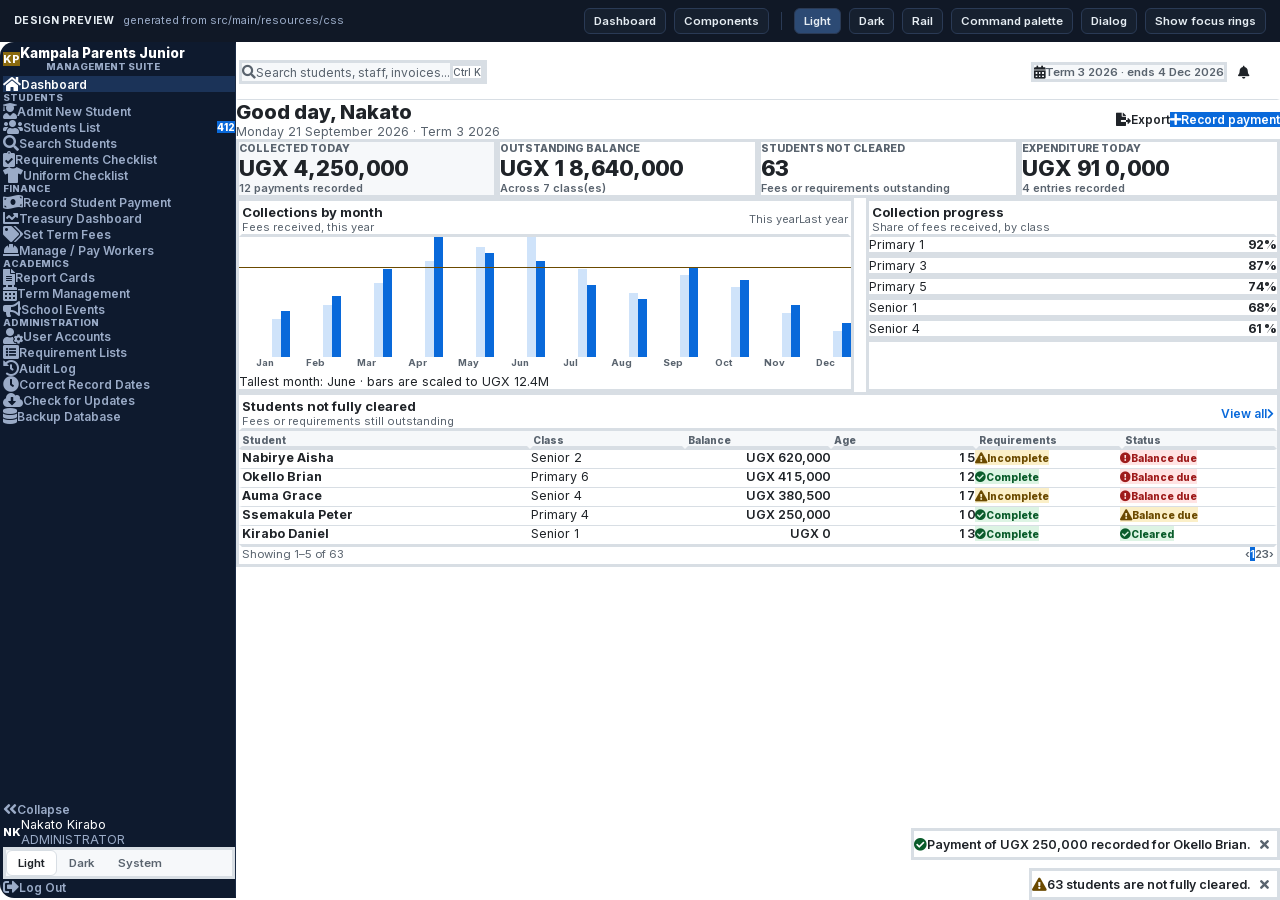
<file: tools/design-preview/index.html>
<!DOCTYPE html>
<html lang="en">
<head>
<meta charset="utf-8">
<title>Design preview - dashboard</title>
<link rel="stylesheet" href="preview.css">
<link rel="stylesheet" href="harness.css">
</head>
<!--
  The dashboard, rebuilt node for node from the JavaFX screen, styled entirely by
  preview.css - which is TRANSLATED from the application's own stylesheets by
  tools/design-preview/build_preview.py. Nothing here restates the design.

  Controls at the top of the page switch theme and rail state; the same states
  are reachable with ?theme=dark&rail=collapsed so each one can be linked to.
-->
<body class="vbox" data-theme="light" data-rail="expanded" data-overlay="none">

<div class="harness-bar hbox">
  <span class="harness-title">Design preview</span>
  <span class="harness-note">generated from src/main/resources/css</span>
  <span class="spacer"></span>
  <a class="harness-link" href="index.html">Dashboard</a>
  <a class="harness-link" href="components.html">Components</a>
  <span class="harness-sep"></span>
  <button class="harness-btn" data-act="theme:light">Light</button>
  <button class="harness-btn" data-act="theme:dark">Dark</button>
  <button class="harness-btn" data-act="rail">Rail</button>
  <button class="harness-btn" data-act="overlay:palette">Command palette</button>
  <button class="harness-btn" data-act="overlay:dialog">Dialog</button>
  <button class="harness-btn" data-act="focus">Show focus rings</button>
</div>

<div class="screen">
  <div class="app-frame hbox">

    <!-- ================= rail ================= -->
    <nav class="rail vbox">
      <div class="rail-brand hbox">
        <div class="rail-tile stack"><span class="rail-tile-text label">KP</span></div>
        <div class="rail-brand-text vbox">
          <span class="rail-wordmark label">Kampala Parents Junior</span>
          <span class="rail-subtitle label">MANAGEMENT SUITE</span>
        </div>
      </div>

      <div class="rail-nav-scroll grow">
        <div class="rail-nav vbox">
          <div class="rail-section vbox">
            <button class="rail-item rail-item-active hbox">
              <span class="rail-item-bar"></span>
              <span class="rail-item-icon stack"><span class="icon">&#xf015;</span></span>
              <span class="rail-item-label label">Dashboard</span>
              <span class="spacer"></span>
            </button>
          </div>

          <div class="rail-section vbox">
            <span class="rail-section-label label">STUDENTS</span>
            <button class="rail-item hbox">
              <span class="rail-item-spacer"></span>
              <span class="rail-item-icon stack"><span class="icon">&#xf501;</span></span>
              <span class="rail-item-label label">Admit New Student</span>
              <span class="spacer"></span>
            </button>
            <button class="rail-item hbox">
              <span class="rail-item-spacer"></span>
              <span class="rail-item-icon stack"><span class="icon">&#xf0c0;</span></span>
              <span class="rail-item-label label">Students List</span>
              <span class="spacer"></span>
              <span class="rail-count label">412</span>
            </button>
            <button class="rail-item hbox">
              <span class="rail-item-spacer"></span>
              <span class="rail-item-icon stack"><span class="icon">&#xf002;</span></span>
              <span class="rail-item-label label">Search Students</span>
              <span class="spacer"></span>
            </button>
            <button class="rail-item hbox">
              <span class="rail-item-spacer"></span>
              <span class="rail-item-icon stack"><span class="icon">&#xf46c;</span></span>
              <span class="rail-item-label label">Requirements Checklist</span>
              <span class="spacer"></span>
            </button>
            <button class="rail-item hbox">
              <span class="rail-item-spacer"></span>
              <span class="rail-item-icon stack"><span class="icon">&#xf553;</span></span>
              <span class="rail-item-label label">Uniform Checklist</span>
              <span class="spacer"></span>
            </button>
          </div>

          <div class="rail-section vbox">
            <span class="rail-section-label label">FINANCE</span>
            <button class="rail-item hbox">
              <span class="rail-item-spacer"></span>
              <span class="rail-item-icon stack"><span class="icon">&#xf53a;</span></span>
              <span class="rail-item-label label">Record Student Payment</span>
              <span class="spacer"></span>
            </button>
            <button class="rail-item hbox">
              <span class="rail-item-spacer"></span>
              <span class="rail-item-icon stack"><span class="icon">&#xf201;</span></span>
              <span class="rail-item-label label">Treasury Dashboard</span>
              <span class="spacer"></span>
            </button>
            <button class="rail-item hbox">
              <span class="rail-item-spacer"></span>
              <span class="rail-item-icon stack"><span class="icon">&#xf02c;</span></span>
              <span class="rail-item-label label">Set Term Fees</span>
              <span class="spacer"></span>
            </button>
            <button class="rail-item hbox">
              <span class="rail-item-spacer"></span>
              <span class="rail-item-icon stack"><span class="icon">&#xf807;</span></span>
              <span class="rail-item-label label">Manage / Pay Workers</span>
              <span class="spacer"></span>
            </button>
          </div>

          <div class="rail-section vbox">
            <span class="rail-section-label label">ACADEMICS</span>
            <button class="rail-item hbox">
              <span class="rail-item-spacer"></span>
              <span class="rail-item-icon stack"><span class="icon">&#xf15c;</span></span>
              <span class="rail-item-label label">Report Cards</span>
              <span class="spacer"></span>
            </button>
            <button class="rail-item hbox">
              <span class="rail-item-spacer"></span>
              <span class="rail-item-icon stack"><span class="icon">&#xf073;</span></span>
              <span class="rail-item-label label">Term Management</span>
              <span class="spacer"></span>
            </button>
            <button class="rail-item hbox">
              <span class="rail-item-spacer"></span>
              <span class="rail-item-icon stack"><span class="icon">&#xf0a1;</span></span>
              <span class="rail-item-label label">School Events</span>
              <span class="spacer"></span>
            </button>
          </div>

          <div class="rail-section vbox">
            <span class="rail-section-label label">ADMINISTRATION</span>
            <button class="rail-item hbox">
              <span class="rail-item-spacer"></span>
              <span class="rail-item-icon stack"><span class="icon">&#xf4fe;</span></span>
              <span class="rail-item-label label">User Accounts</span>
              <span class="spacer"></span>
            </button>
            <button class="rail-item hbox">
              <span class="rail-item-spacer"></span>
              <span class="rail-item-icon stack"><span class="icon">&#xf022;</span></span>
              <span class="rail-item-label label">Requirement Lists</span>
              <span class="spacer"></span>
            </button>
            <button class="rail-item hbox">
              <span class="rail-item-spacer"></span>
              <span class="rail-item-icon stack"><span class="icon">&#xf1da;</span></span>
              <span class="rail-item-label label">Audit Log</span>
              <span class="spacer"></span>
            </button>
            <button class="rail-item hbox">
              <span class="rail-item-spacer"></span>
              <span class="rail-item-icon stack"><span class="icon">&#xf017;</span></span>
              <span class="rail-item-label label">Correct Record Dates</span>
              <span class="spacer"></span>
            </button>
            <button class="rail-item hbox">
              <span class="rail-item-spacer"></span>
              <span class="rail-item-icon stack"><span class="icon">&#xf381;</span></span>
              <span class="rail-item-label label">Check for Updates</span>
              <span class="spacer"></span>
            </button>
            <button class="rail-item hbox">
              <span class="rail-item-spacer"></span>
              <span class="rail-item-icon stack"><span class="icon">&#xf1c0;</span></span>
              <span class="rail-item-label label">Backup Database</span>
              <span class="spacer"></span>
            </button>
          </div>
        </div>
      </div>

      <div class="rail-footer vbox">
        <button class="rail-collapse-button hbox" data-act="rail">
          <span class="rail-item-spacer"></span>
          <span class="rail-item-icon stack"><span class="icon" data-icon-expanded="&#xf100;" data-icon-collapsed="&#xf101;">&#xf100;</span></span>
          <span class="rail-item-label label" data-text-expanded="Collapse" data-text-collapsed="Expand">Collapse</span>
        </button>
        <div class="rail-divider"></div>
        <div class="rail-user hbox">
          <div class="avatar stack"><span class="avatar-text label">NK</span></div>
          <div class="vbox">
            <span class="rail-user-name label">Nakato Kirabo</span>
            <span class="rail-user-role label">ADMINISTRATOR</span>
          </div>
        </div>
        <div class="segmented hbox rail-theme-segmented">
          <button class="segmented-item label" data-act="theme:light">Light</button>
          <button class="segmented-item label is-selected" data-act="theme:dark">Dark</button>
          <button class="segmented-item label" data-act="theme:system">System</button>
        </div>
        <button class="rail-collapse-button hbox rail-theme-cycle">
          <span class="rail-item-spacer"></span>
          <span class="rail-item-icon stack"><span class="icon">&#xf186;</span></span>
          <span class="rail-item-label label">Theme: Dark</span>
        </button>
        <button class="rail-item hbox">
          <span class="rail-item-spacer"></span>
          <span class="rail-item-icon stack"><span class="icon">&#xf2f5;</span></span>
          <span class="rail-item-label label">Log Out</span>
          <span class="spacer"></span>
        </button>
      </div>
    </nav>

    <!-- ================= main column ================= -->
    <div class="main vbox grow">

      <header class="topbar hbox">
        <div class="search-field hbox">
          <span class="search-icon stack"><span class="icon">&#xf002;</span></span>
          <span class="text-field search-placeholder-size label">Search students, staff, invoices...</span>
          <span class="kbd-hint stack"><span class="kbd-hint-text label">Ctrl K</span></span>
        </div>
        <span class="spacer"></span>
        <div class="topbar-right hbox">
          <div class="term-pill hbox">
            <span class="stack"><span class="icon">&#xf073;</span></span>
            <span class="term-pill-text label">Term 3 2026 &middot; ends 4 Dec 2026</span>
          </div>
          <div class="notif-holder stack">
            <button class="icon-button notif-button stack"><span class="icon">&#xf0f3;</span></button>
            <span class="notif-dot"></span>
          </div>
          <div class="avatar stack"><span class="avatar-text label">NK</span></div>
        </div>
      </header>

      <div class="content-scroll grow">
        <div class="content-region vbox">

          <!-- page header -->
          <div class="page-header hbox">
            <div class="vbox">
              <span class="page-title label">Good day, Nakato</span>
              <span class="page-subtitle label">Monday 21 September 2026 &middot; Term 3 2026</span>
            </div>
            <span class="spacer"></span>
            <div class="page-header-actions hbox">
              <button class="btn btn-secondary hbox"><span class="icon">&#xf56e;</span><span class="label">Export</span></button>
              <button class="btn btn-primary hbox"><span class="icon">&#xf067;</span><span class="label">Record payment</span></button>
            </div>
          </div>

          <!-- KPI cards -->
          <div class="kpi-grid">
            <div class="kpi-card kpi-card-emphasis vbox">
              <span class="kpi-label label">COLLECTED TODAY</span>
              <span class="kpi-value label">UGX 4,250,000</span>
              <div class="hbox"><span class="kpi-delta kpi-delta-flat label">12 payments recorded</span></div>
            </div>
            <div class="kpi-card vbox">
              <span class="kpi-label label">OUTSTANDING BALANCE</span>
              <span class="kpi-value label">UGX 18,640,000</span>
              <div class="hbox"><span class="kpi-delta kpi-delta-flat label">Across 7 class(es)</span></div>
            </div>
            <div class="kpi-card vbox">
              <span class="kpi-label label">STUDENTS NOT CLEARED</span>
              <span class="kpi-value label">63</span>
              <div class="hbox"><span class="kpi-delta kpi-delta-flat label">Fees or requirements outstanding</span></div>
            </div>
            <div class="kpi-card vbox">
              <span class="kpi-label label">EXPENDITURE TODAY</span>
              <span class="kpi-value label">UGX 910,000</span>
              <div class="hbox"><span class="kpi-delta kpi-delta-flat label">4 entries recorded</span></div>
            </div>
          </div>

          <!-- chart beside progress -->
          <div class="panel-row hbox">
            <div class="chart-card vbox grow">
              <div class="card-header-box hbox">
                <div class="card-header-titles vbox">
                  <span class="card-title label">Collections by month</span>
                  <span class="card-subtitle label">Fees received, this year</span>
                </div>
                <span class="spacer"></span>
                <div class="chart-legend hbox">
                  <div class="chart-legend-item hbox"><span class="chart-swatch chart-swatch-primary"></span><span class="chart-legend-label label">This year</span></div>
                  <div class="chart-legend-item hbox"><span class="chart-swatch chart-swatch-companion"></span><span class="chart-legend-label label">Last year</span></div>
                </div>
              </div>

              <div class="chart-body vbox">
                <div class="chart-plot hbox">
                  <div class="chart-column vbox"><div class="chart-bar-pair hbox"><div class="chart-bar chart-bar-alt" style="height:38px"></div><div class="chart-bar" style="height:46px"></div></div></div>
                  <div class="chart-column vbox"><div class="chart-bar-pair hbox"><div class="chart-bar chart-bar-alt" style="height:52px"></div><div class="chart-bar" style="height:61px"></div></div></div>
                  <div class="chart-column vbox"><div class="chart-bar-pair hbox"><div class="chart-bar chart-bar-alt" style="height:74px"></div><div class="chart-bar" style="height:88px"></div></div></div>
                  <div class="chart-column vbox"><div class="chart-bar-pair hbox"><div class="chart-bar chart-bar-alt" style="height:96px"></div><div class="chart-bar" style="height:120px"></div></div></div>
                  <div class="chart-column vbox"><div class="chart-bar-pair hbox"><div class="chart-bar chart-bar-alt" style="height:110px"></div><div class="chart-bar" style="height:104px"></div></div></div>
                  <div class="chart-column vbox"><div class="chart-bar-pair hbox"><div class="chart-bar chart-bar-alt" style="height:120px"></div><div class="chart-bar" style="height:96px"></div></div></div>
                  <div class="chart-column vbox"><div class="chart-bar-pair hbox"><div class="chart-bar chart-bar-alt" style="height:88px"></div><div class="chart-bar" style="height:72px"></div></div></div>
                  <div class="chart-column vbox"><div class="chart-bar-pair hbox"><div class="chart-bar chart-bar-alt" style="height:64px"></div><div class="chart-bar" style="height:58px"></div></div></div>
                  <div class="chart-column vbox"><div class="chart-bar-pair hbox"><div class="chart-bar chart-bar-alt" style="height:82px"></div><div class="chart-bar" style="height:90px"></div></div></div>
                  <div class="chart-column vbox"><div class="chart-bar-pair hbox"><div class="chart-bar chart-bar-alt" style="height:70px"></div><div class="chart-bar" style="height:77px"></div></div></div>
                  <div class="chart-column vbox"><div class="chart-bar-pair hbox"><div class="chart-bar chart-bar-alt" style="height:44px"></div><div class="chart-bar" style="height:52px"></div></div></div>
                  <div class="chart-column vbox"><div class="chart-bar-pair hbox"><div class="chart-bar chart-bar-alt" style="height:26px"></div><div class="chart-bar" style="height:34px"></div></div></div>
                  <div class="chart-target-line"></div>
                </div>
                <div class="chart-month-row hbox">
                  <div class="chart-month-cell stack"><span class="chart-month-label label">Jan</span></div>
                  <div class="chart-month-cell stack"><span class="chart-month-label label">Feb</span></div>
                  <div class="chart-month-cell stack"><span class="chart-month-label label">Mar</span></div>
                  <div class="chart-month-cell stack"><span class="chart-month-label label">Apr</span></div>
                  <div class="chart-month-cell stack"><span class="chart-month-label label">May</span></div>
                  <div class="chart-month-cell stack"><span class="chart-month-label label">Jun</span></div>
                  <div class="chart-month-cell stack"><span class="chart-month-label label">Jul</span></div>
                  <div class="chart-month-cell stack"><span class="chart-month-label label">Aug</span></div>
                  <div class="chart-month-cell stack"><span class="chart-month-label label">Sep</span></div>
                  <div class="chart-month-cell stack"><span class="chart-month-label label">Oct</span></div>
                  <div class="chart-month-cell stack"><span class="chart-month-label label">Nov</span></div>
                  <div class="chart-month-cell stack"><span class="chart-month-label label">Dec</span></div>
                </div>
                <span class="chart-caption label">Tallest month: June &middot; bars are scaled to UGX 12.4M</span>
              </div>
            </div>

            <div class="card card-gap-12 vbox grow">
              <div class="card-header-box hbox">
                <div class="card-header-titles vbox">
                  <span class="card-title label">Collection progress</span>
                  <span class="card-subtitle label">Share of fees received, by class</span>
                </div>
              </div>
              <div class="progress-rows vbox">
                <div class="progress-row vbox">
                  <div class="hbox"><span class="progress-label label grow">Primary 1</span><span class="progress-value-cell stack"><span class="progress-value label">92%</span></span></div>
                  <div class="progress-track"><div class="progress-fill" style="width:92%"></div></div>
                </div>
                <div class="progress-row vbox">
                  <div class="hbox"><span class="progress-label label grow">Primary 3</span><span class="progress-value-cell stack"><span class="progress-value label">87%</span></span></div>
                  <div class="progress-track"><div class="progress-fill" style="width:87%"></div></div>
                </div>
                <div class="progress-row vbox">
                  <div class="hbox"><span class="progress-label label grow">Primary 5</span><span class="progress-value-cell stack"><span class="progress-value label">74%</span></span></div>
                  <div class="progress-track"><div class="progress-fill" style="width:74%"></div></div>
                </div>
                <div class="progress-row vbox">
                  <div class="hbox"><span class="progress-label label grow">Senior 1</span><span class="progress-value-cell stack"><span class="progress-value label">68%</span></span></div>
                  <div class="progress-track"><div class="progress-fill" style="width:68%"></div></div>
                </div>
                <div class="progress-row vbox">
                  <div class="hbox"><span class="progress-label label grow">Senior 4</span><span class="progress-value-cell stack"><span class="progress-value label">61%</span></span></div>
                  <div class="progress-track"><div class="progress-fill" style="width:61%"></div></div>
                </div>
              </div>
            </div>
          </div>

          <!-- data table -->
          <div class="table-card card-flush vbox">
            <div class="card-header-box hbox">
              <div class="card-header-titles vbox">
                <span class="card-title label">Students not fully cleared</span>
                <span class="card-subtitle label">Fees or requirements still outstanding</span>
              </div>
              <span class="spacer"></span>
              <button class="btn btn-link hbox table-link"><span class="label">View all</span><span class="icon">&#xf054;</span></button>
            </div>

            <div class="column-header-background grid6">
              <div class="column-header hbox"><span class="table-column-title label">Student</span></div>
              <div class="column-header hbox"><span class="table-column-title label">Class</span></div>
              <div class="column-header column-numeric hbox"><span class="table-column-title label">Balance</span></div>
              <div class="column-header column-numeric hbox"><span class="table-column-title label">Age</span></div>
              <div class="column-header hbox"><span class="table-column-title label">Requirements</span></div>
              <div class="column-header hbox"><span class="table-column-title label">Status</span></div>
            </div>

            <div class="table-row-cell grid6">
              <div class="table-cell hbox"><span class="table-cell-text table-cell-name label">Nabirye Aisha</span></div>
              <div class="table-cell hbox"><span class="table-cell-text label">Senior 2</span></div>
              <div class="table-cell hbox align-right"><span class="table-cell-numeric money-value label">UGX 620,000</span></div>
              <div class="table-cell hbox align-right"><span class="table-cell-numeric label">15</span></div>
              <div class="table-cell hbox"><span class="badge badge-warning hbox"><span class="icon">&#xf071;</span><span class="label">Incomplete</span></span></div>
              <div class="table-cell hbox"><span class="badge badge-danger hbox"><span class="icon">&#xf06a;</span><span class="label">Balance due</span></span></div>
            </div>
            <div class="table-row-cell grid6">
              <div class="table-cell hbox"><span class="table-cell-text table-cell-name label">Okello Brian</span></div>
              <div class="table-cell hbox"><span class="table-cell-text label">Primary 6</span></div>
              <div class="table-cell hbox align-right"><span class="table-cell-numeric money-value label">UGX 415,000</span></div>
              <div class="table-cell hbox align-right"><span class="table-cell-numeric label">12</span></div>
              <div class="table-cell hbox"><span class="badge badge-success hbox"><span class="icon">&#xf058;</span><span class="label">Complete</span></span></div>
              <div class="table-cell hbox"><span class="badge badge-danger hbox"><span class="icon">&#xf06a;</span><span class="label">Balance due</span></span></div>
            </div>
            <div class="table-row-cell grid6">
              <div class="table-cell hbox"><span class="table-cell-text table-cell-name label">Auma Grace</span></div>
              <div class="table-cell hbox"><span class="table-cell-text label">Senior 4</span></div>
              <div class="table-cell hbox align-right"><span class="table-cell-numeric money-value label">UGX 380,500</span></div>
              <div class="table-cell hbox align-right"><span class="table-cell-numeric label">17</span></div>
              <div class="table-cell hbox"><span class="badge badge-warning hbox"><span class="icon">&#xf071;</span><span class="label">Incomplete</span></span></div>
              <div class="table-cell hbox"><span class="badge badge-danger hbox"><span class="icon">&#xf06a;</span><span class="label">Balance due</span></span></div>
            </div>
            <div class="table-row-cell grid6">
              <div class="table-cell hbox"><span class="table-cell-text table-cell-name label">Ssemakula Peter</span></div>
              <div class="table-cell hbox"><span class="table-cell-text label">Primary 4</span></div>
              <div class="table-cell hbox align-right"><span class="table-cell-numeric money-value label">UGX 250,000</span></div>
              <div class="table-cell hbox align-right"><span class="table-cell-numeric label">10</span></div>
              <div class="table-cell hbox"><span class="badge badge-success hbox"><span class="icon">&#xf058;</span><span class="label">Complete</span></span></div>
              <div class="table-cell hbox"><span class="badge badge-warning hbox"><span class="icon">&#xf071;</span><span class="label">Balance due</span></span></div>
            </div>
            <div class="table-row-cell grid6">
              <div class="table-cell hbox"><span class="table-cell-text table-cell-name label">Kirabo Daniel</span></div>
              <div class="table-cell hbox"><span class="table-cell-text label">Senior 1</span></div>
              <div class="table-cell hbox align-right"><span class="table-cell-numeric money-value label">UGX 0</span></div>
              <div class="table-cell hbox align-right"><span class="table-cell-numeric label">13</span></div>
              <div class="table-cell hbox"><span class="badge badge-success hbox"><span class="icon">&#xf058;</span><span class="label">Complete</span></span></div>
              <div class="table-cell hbox"><span class="badge badge-success hbox"><span class="icon">&#xf058;</span><span class="label">Cleared</span></span></div>
            </div>

            <div class="table-footer hbox">
              <span class="table-footer-text label">Showing 1&ndash;5 of 63</span>
              <span class="spacer"></span>
              <div class="pagination hbox">
                <button class="page-btn label" disabled>&#8249;</button>
                <button class="page-btn page-btn-active label">1</button>
                <button class="page-btn label">2</button>
                <button class="page-btn label">3</button>
                <button class="page-btn label">&#8250;</button>
              </div>
            </div>
          </div>

        </div>
      </div>
    </div>
  </div>
</div>

<!-- toasts, bottom right, over the frame -->
<div class="toast-layer vbox">
  <div class="toast toast-success hbox">
    <span class="toast-icon stack"><span class="icon">&#xf058;</span></span>
    <span class="toast-text label grow">Payment of UGX 250,000 recorded for Okello Brian.</span>
    <button class="icon-button btn-ghost stack"><span class="icon">&#xf00d;</span></button>
  </div>
  <div class="toast toast-warning hbox">
    <span class="toast-icon stack"><span class="icon">&#xf071;</span></span>
    <span class="toast-text label grow">63 students are not fully cleared.</span>
    <button class="icon-button btn-ghost stack"><span class="icon">&#xf00d;</span></button>
  </div>
</div>

<!-- command palette (hidden until asked for) -->
<div class="scrim stack overlay" data-overlay="palette">
  <div class="command-palette vbox">
    <div class="command-palette-field hbox">
      <span class="stack"><span class="icon">&#xf002;</span></span>
      <span class="text-field label grow">nab</span>
      <span class="kbd-hint stack"><span class="kbd-hint-text label">Esc</span></span>
    </div>
    <div class="command-palette-list vbox">
      <span class="command-section label">STUDENTS</span>
      <div class="command-item command-item-selected hbox">
        <span class="stack"><span class="icon">&#xf501;</span></span>
        <div class="vbox"><span class="command-item-title label">Nabirye Aisha</span><span class="command-item-path label">Student &middot; Senior 2 &middot; STU-0412</span></div>
      </div>
      <div class="command-item hbox">
        <span class="stack"><span class="icon">&#xf501;</span></span>
        <div class="vbox"><span class="command-item-title label">Nabukenya Sarah</span><span class="command-item-path label">Student &middot; Primary 5 &middot; STU-0288</span></div>
      </div>
      <span class="command-section label">GO TO</span>
      <div class="command-item hbox">
        <span class="stack"><span class="icon">&#xf0c0;</span></span>
        <div class="vbox"><span class="command-item-title label">Students List</span><span class="command-item-path label">Students</span></div>
      </div>
    </div>
  </div>
</div>

<!-- dialog -->
<div class="scrim stack overlay" data-overlay="dialog">
  <div class="dialog-pane vbox">
    <div class="header-panel"><span class="dialog-title label">Record a payment</span></div>
    <div class="content vbox">
      <span class="message-text label wrap">This will record UGX 250,000 against Okello Brian's balance for Term 3 2026.</span>
      <div class="field vbox">
        <span class="field-label label">Amount</span>
        <div class="text-field hbox"><span class="label">250,000</span></div>
        <span class="field-hint label">Receipt 1187 will be issued.</span>
      </div>
    </div>
    <div class="button-bar hbox"><span class="spacer"></span>
      <button class="btn btn-secondary hbox"><span class="label">Cancel</span></button>
      <button class="btn btn-primary hbox"><span class="label">Record payment</span></button>
    </div>
  </div>
</div>

<script src="preview.js"></script>
</body>
</html>
</file>
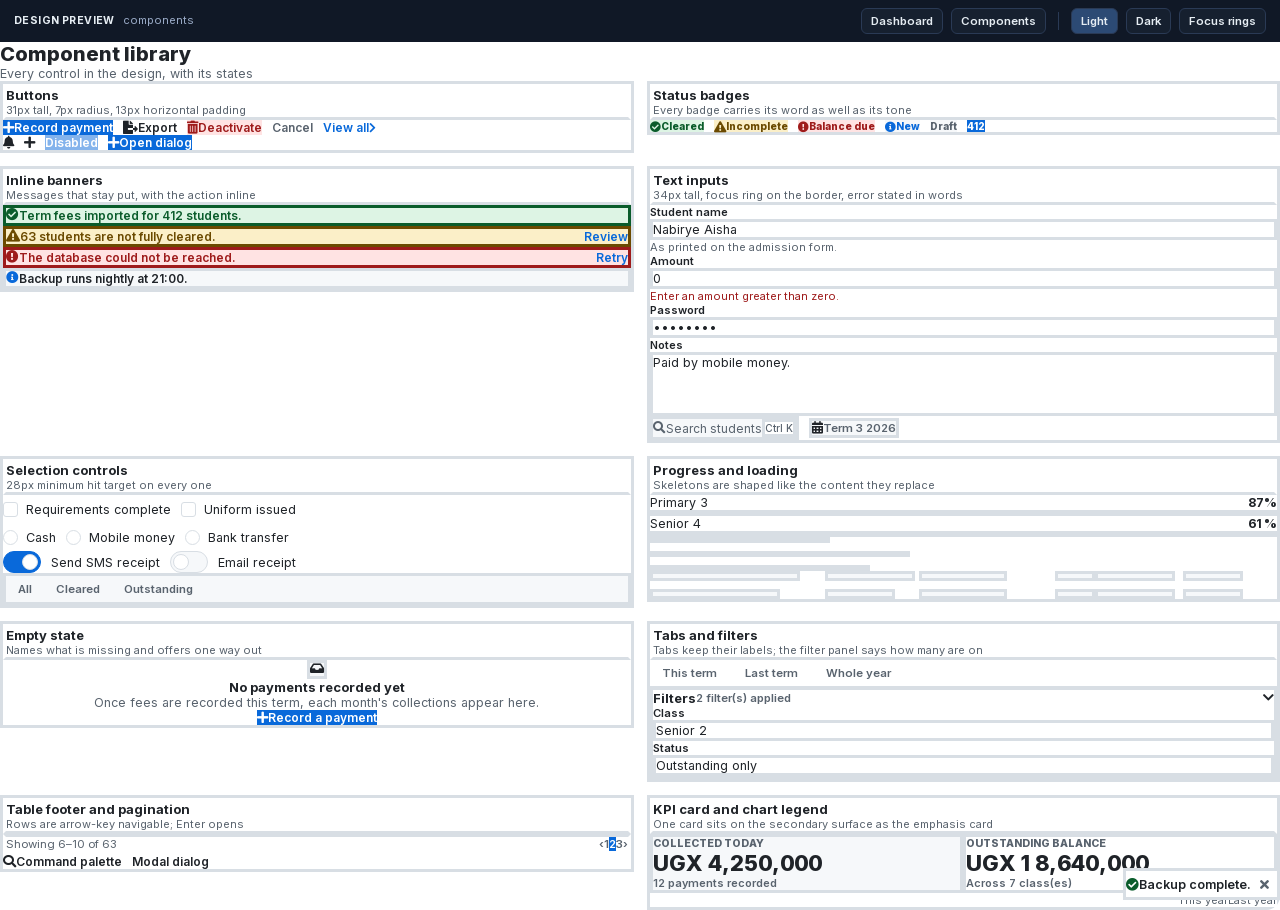
<file: tools/design-preview/components.html>
<!DOCTYPE html>
<html lang="en">
<head>
<meta charset="utf-8">
<title>Design preview - components</title>
<link rel="stylesheet" href="preview.css">
<link rel="stylesheet" href="harness.css">
</head>
<!--
  The component library, rendered from the same generated stylesheet as the
  dashboard. Every control the design specifies appears here with its states:
  default, hover (use the mouse), focus (Tab through), error, disabled.

  Two honest notes:
    * Combo boxes, date pickers, scrollbars and the tab well inherit their skin
      from the base theme (AtlantaFX), which is JavaFX CSS and is not reproduced
      in this preview. What IS reproduced here is their palette, because that
      comes from the token sheets the preview is generated from.
    * JavaFX pseudo-classes (:selected, :on) become classes (.is-selected, .is-on)
      in the harness, which is the only place this file differs from the sheets.
-->
<body class="vbox" data-theme="light" data-rail="expanded" data-overlay="none">

<div class="harness-bar hbox">
  <span class="harness-title">Design preview</span>
  <span class="harness-note">components</span>
  <span class="spacer"></span>
  <a class="harness-link" href="index.html">Dashboard</a>
  <a class="harness-link" href="components.html">Components</a>
  <span class="harness-sep"></span>
  <button class="harness-btn" data-act="theme:light">Light</button>
  <button class="harness-btn" data-act="theme:dark">Dark</button>
  <button class="harness-btn" data-act="focus">Focus rings</button>
</div>

<div class="screen">
  <div class="app-frame vbox">
    <div class="content-scroll grow">
      <div class="content-region vbox">

        <div class="page-header hbox">
          <div class="vbox">
            <span class="page-title label">Component library</span>
            <span class="page-subtitle label">Every control in the design, with its states</span>
          </div>
        </div>

        <div class="library-grid">

          <div class="card card-gap-12 vbox">
            <div class="card-header-box hbox">
              <div class="card-header-titles vbox">
                <span class="card-title label">Buttons</span>
                <span class="card-subtitle label">31px tall, 7px radius, 13px horizontal padding</span>
              </div>
            </div>
            <div class="hbox wrap-row">
              <button class="btn btn-primary hbox"><span class="icon">&#xf067;</span><span class="label">Record payment</span></button>
              <button class="btn btn-secondary hbox"><span class="icon">&#xf56e;</span><span class="label">Export</span></button>
              <button class="btn btn-danger hbox"><span class="icon">&#xf2ed;</span><span class="label">Deactivate</span></button>
              <button class="btn btn-ghost hbox"><span class="label">Cancel</span></button>
              <button class="btn btn-link hbox"><span class="label">View all</span><span class="icon">&#xf054;</span></button>
            </div>
            <div class="hbox wrap-row">
              <button class="icon-button stack"><span class="icon">&#xf0f3;</span></button>
              <button class="icon-button icon-button-lg stack"><span class="icon">&#xf067;</span></button>
              <button class="btn btn-primary hbox" disabled><span class="label">Disabled</span></button>
              <button class="btn btn-primary hbox" data-act="overlay:dialog"><span class="icon">&#xf067;</span><span class="label">Open dialog</span></button>
            </div>
          </div>

          <div class="card card-gap-12 vbox">
            <div class="card-header-box hbox">
              <div class="card-header-titles vbox">
                <span class="card-title label">Status badges</span>
                <span class="card-subtitle label">Every badge carries its word as well as its tone</span>
              </div>
            </div>
            <div class="hbox wrap-row">
              <span class="badge badge-success hbox"><span class="icon">&#xf058;</span><span class="label">Cleared</span></span>
              <span class="badge badge-warning hbox"><span class="icon">&#xf071;</span><span class="label">Incomplete</span></span>
              <span class="badge badge-danger hbox"><span class="icon">&#xf06a;</span><span class="label">Balance due</span></span>
              <span class="badge badge-info hbox"><span class="icon">&#xf05a;</span><span class="label">New</span></span>
              <span class="badge badge-neutral hbox"><span class="label">Draft</span></span>
              <span class="rail-count label">412</span>
            </div>
          </div>

          <div class="card card-gap-12 vbox">
            <div class="card-header-box hbox">
              <div class="card-header-titles vbox">
                <span class="card-title label">Inline banners</span>
                <span class="card-subtitle label">Messages that stay put, with the action inline</span>
              </div>
            </div>
            <div class="banner banner-success hbox"><span class="banner-icon stack"><span class="icon">&#xf058;</span></span><span class="banner-text label grow">Term fees imported for 412 students.</span></div>
            <div class="banner banner-warning hbox"><span class="banner-icon stack"><span class="icon">&#xf071;</span></span><span class="banner-text label grow">63 students are not fully cleared.</span><button class="btn btn-link hbox"><span class="label">Review</span></button></div>
            <div class="banner banner-danger hbox"><span class="banner-icon stack"><span class="icon">&#xf06a;</span></span><span class="banner-text label grow">The database could not be reached.</span><button class="btn btn-link hbox"><span class="label">Retry</span></button></div>
            <div class="banner banner-info hbox"><span class="banner-icon stack"><span class="icon">&#xf05a;</span></span><span class="banner-text label grow">Backup runs nightly at 21:00.</span></div>
          </div>

          <div class="card card-gap-12 vbox">
            <div class="card-header-box hbox">
              <div class="card-header-titles vbox">
                <span class="card-title label">Text inputs</span>
                <span class="card-subtitle label">34px tall, focus ring on the border, error stated in words</span>
              </div>
            </div>
            <div class="field vbox">
              <span class="field-label label">Student name</span>
              <div class="text-field hbox"><span class="label">Nabirye Aisha</span></div>
              <span class="field-hint label">As printed on the admission form.</span>
            </div>
            <div class="field vbox">
              <span class="field-label label">Amount</span>
              <div class="text-field field-error hbox"><span class="label">0</span></div>
              <span class="field-error-text label">Enter an amount greater than zero.</span>
            </div>
            <div class="field vbox">
              <span class="field-label label">Password</span>
              <div class="password-field hbox"><span class="label">&bull;&bull;&bull;&bull;&bull;&bull;&bull;&bull;</span></div>
            </div>
            <div class="field vbox">
              <span class="field-label label">Notes</span>
              <div class="text-area vbox"><span class="label wrap">Paid by mobile money.</span></div>
            </div>
            <div class="hbox wrap-row">
              <div class="search-field hbox">
                <span class="search-icon stack"><span class="icon">&#xf002;</span></span>
                <span class="text-field label grow">Search students</span>
                <span class="kbd-hint stack"><span class="kbd-hint-text label">Ctrl K</span></span>
              </div>
              <div class="term-pill hbox"><span class="stack"><span class="icon">&#xf073;</span></span><span class="term-pill-text label">Term 3 2026</span></div>
            </div>
          </div>

          <div class="card card-gap-12 vbox">
            <div class="card-header-box hbox">
              <div class="card-header-titles vbox">
                <span class="card-title label">Selection controls</span>
                <span class="card-subtitle label">28px minimum hit target on every one</span>
              </div>
            </div>
            <div class="hbox wrap-row hit-target-28">
              <span class="check-box hbox"><span class="box stack is-selected"><span class="mark icon">&#xf00c;</span></span><span class="label">Requirements complete</span></span>
              <span class="check-box hbox"><span class="box stack"></span><span class="label">Uniform issued</span></span>
            </div>
            <div class="hbox wrap-row">
              <span class="radio-button hbox"><span class="radio stack is-selected"><span class="dot"></span></span><span class="label">Cash</span></span>
              <span class="radio-button hbox"><span class="radio stack"></span><span class="label">Mobile money</span></span>
              <span class="radio-button hbox"><span class="radio stack"></span><span class="label">Bank transfer</span></span>
            </div>
            <div class="hbox wrap-row">
              <div class="hbox toggle-switch is-on"><div class="toggle-track"><div class="toggle-thumb"></div></div></div>
              <span class="label">Send SMS receipt</span>
              <div class="hbox toggle-switch"><div class="toggle-track"><div class="toggle-thumb"></div></div></div>
              <span class="label">Email receipt</span>
            </div>
            <div class="segmented hbox">
              <button class="segmented-item label is-selected">All</button>
              <button class="segmented-item label">Cleared</button>
              <button class="segmented-item label">Outstanding</button>
            </div>
          </div>

          <div class="card card-gap-12 vbox">
            <div class="card-header-box hbox">
              <div class="card-header-titles vbox">
                <span class="card-title label">Progress and loading</span>
                <span class="card-subtitle label">Skeletons are shaped like the content they replace</span>
              </div>
            </div>
            <div class="progress-rows vbox">
              <div class="progress-row vbox">
                <div class="hbox"><span class="progress-label label grow">Primary 3</span><span class="progress-value-cell stack"><span class="progress-value label">87%</span></span></div>
                <div class="progress-track"><div class="progress-fill" style="width:87%"></div></div>
              </div>
              <div class="progress-row vbox">
                <div class="hbox"><span class="progress-label label grow">Senior 4</span><span class="progress-value-cell stack"><span class="progress-value label">61%</span></span></div>
                <div class="progress-track"><div class="progress-fill" style="width:61%"></div></div>
              </div>
            </div>
            <div class="vbox" style="gap:8px">
              <div class="skeleton skeleton-line-title" style="width:180px"></div>
              <div class="skeleton skeleton-line" style="width:260px"></div>
              <div class="skeleton skeleton-line" style="width:220px"></div>
            </div>
            <div class="vbox" style="gap:8px">
              <div class="skeleton-table-row grid6">
                <div class="hbox"><div class="skeleton" style="width:150px;height:10px"></div></div>
                <div class="hbox"><div class="skeleton" style="width:90px;height:10px"></div></div>
                <div class="hbox align-right"><div class="skeleton" style="width:90px;height:10px"></div></div>
                <div class="hbox align-right"><div class="skeleton" style="width:40px;height:10px"></div></div>
                <div class="hbox"><div class="skeleton" style="width:80px;height:10px"></div></div>
                <div class="hbox"><div class="skeleton" style="width:60px;height:10px"></div></div>
              </div>
              <div class="skeleton-table-row grid6">
                <div class="hbox"><div class="skeleton" style="width:130px;height:10px"></div></div>
                <div class="hbox"><div class="skeleton" style="width:70px;height:10px"></div></div>
                <div class="hbox align-right"><div class="skeleton" style="width:90px;height:10px"></div></div>
                <div class="hbox align-right"><div class="skeleton" style="width:40px;height:10px"></div></div>
                <div class="hbox"><div class="skeleton" style="width:80px;height:10px"></div></div>
                <div class="hbox"><div class="skeleton" style="width:60px;height:10px"></div></div>
              </div>
            </div>
          </div>

          <div class="card card-gap-12 vbox">
            <div class="card-header-box hbox">
              <div class="card-header-titles vbox">
                <span class="card-title label">Empty state</span>
                <span class="card-subtitle label">Names what is missing and offers one way out</span>
              </div>
            </div>
            <div class="empty-state vbox">
              <span class="empty-icon stack"><span class="icon">&#xf01c;</span></span>
              <span class="empty-title label">No payments recorded yet</span>
              <span class="empty-text label wrap">Once fees are recorded this term, each month's collections appear here.</span>
              <button class="btn btn-primary hbox"><span class="icon">&#xf067;</span><span class="label">Record a payment</span></button>
            </div>
          </div>

          <div class="card card-gap-12 vbox">
            <div class="card-header-box hbox">
              <div class="card-header-titles vbox">
                <span class="card-title label">Tabs and filters</span>
                <span class="card-subtitle label">Tabs keep their labels; the filter panel says how many are on</span>
              </div>
            </div>
            <div class="tab-strip hbox">
              <button class="segmented-item label is-selected">This term</button>
              <button class="segmented-item label">Last term</button>
              <button class="segmented-item label">Whole year</button>
            </div>
            <div class="filter-panel vbox">
              <div class="filter-panel-header hbox">
                <span class="card-title label">Filters</span>
                <span class="filter-panel-summary label grow">2 filter(s) applied</span>
                <span class="stack"><span class="icon">&#xf078;</span></span>
              </div>
              <div class="filter-panel-body vbox">
                <div class="field vbox">
                  <span class="field-label label">Class</span>
                  <div class="text-field hbox"><span class="label">Senior 2</span></div>
                </div>
                <div class="field vbox">
                  <span class="field-label label">Status</span>
                  <div class="text-field hbox"><span class="label">Outstanding only</span></div>
                </div>
              </div>
            </div>
          </div>

          <div class="card card-gap-12 vbox">
            <div class="card-header-box hbox">
              <div class="card-header-titles vbox">
                <span class="card-title label">Table footer and pagination</span>
                <span class="card-subtitle label">Rows are arrow-key navigable; Enter opens</span>
              </div>
            </div>
            <div class="table-footer hbox">
              <span class="table-footer-text label">Showing 6&ndash;10 of 63</span>
              <span class="spacer"></span>
              <div class="pagination hbox">
                <button class="page-btn label">&#8249;</button>
                <button class="page-btn label">1</button>
                <button class="page-btn page-btn-active label">2</button>
                <button class="page-btn label">3</button>
                <button class="page-btn label">&#8250;</button>
              </div>
            </div>
            <div class="hbox wrap-row">
              <button class="btn btn-secondary hbox" data-act="overlay:palette"><span class="icon">&#xf002;</span><span class="label">Command palette</span></button>
              <button class="btn btn-secondary hbox" data-act="overlay:dialog"><span class="label">Modal dialog</span></button>
            </div>
          </div>

          <div class="card card-gap-12 vbox">
            <div class="card-header-box hbox">
              <div class="card-header-titles vbox">
                <span class="card-title label">KPI card and chart legend</span>
                <span class="card-subtitle label">One card sits on the secondary surface as the emphasis card</span>
              </div>
            </div>
            <div class="kpi-grid" style="grid-template-columns:repeat(2,minmax(0,1fr))">
              <div class="kpi-card kpi-card-emphasis vbox">
                <span class="kpi-label label">COLLECTED TODAY</span>
                <span class="kpi-value label">UGX 4,250,000</span>
                <div class="hbox"><span class="kpi-delta kpi-delta-flat label">12 payments recorded</span></div>
              </div>
              <div class="kpi-card vbox">
                <span class="kpi-label label">OUTSTANDING BALANCE</span>
                <span class="kpi-value label">UGX 18,640,000</span>
                <div class="hbox"><span class="kpi-delta kpi-delta-flat label">Across 7 class(es)</span></div>
              </div>
            </div>
            <div class="chart-legend hbox">
              <div class="chart-legend-item hbox"><span class="chart-swatch chart-swatch-primary"></span><span class="chart-legend-label label">This year</span></div>
              <div class="chart-legend-item hbox"><span class="chart-swatch chart-swatch-companion"></span><span class="chart-legend-label label">Last year</span></div>
            </div>
          </div>

        </div>
      </div>
    </div>
  </div>
</div>

<div class="toast-layer vbox">
  <div class="toast toast-success hbox">
    <span class="toast-icon stack"><span class="icon">&#xf058;</span></span>
    <span class="toast-text label grow">Backup complete.</span>
    <button class="icon-button btn-ghost stack"><span class="icon">&#xf00d;</span></button>
  </div>
</div>

<div class="scrim stack overlay" data-overlay="palette">
  <div class="command-palette vbox">
    <div class="command-palette-field hbox">
      <span class="stack"><span class="icon">&#xf002;</span></span>
      <span class="text-field label grow">rec</span>
      <span class="kbd-hint stack"><span class="kbd-hint-text label">Esc</span></span>
    </div>
    <div class="command-palette-list vbox">
      <span class="command-section label">GO TO</span>
      <div class="command-item command-item-selected hbox">
        <span class="stack"><span class="icon">&#xf53a;</span></span>
        <div class="vbox"><span class="command-item-title label">Record Student Payment</span><span class="command-item-path label">Finance</span></div>
      </div>
      <div class="command-item hbox">
        <span class="stack"><span class="icon">&#xf543;</span></span>
        <div class="vbox"><span class="command-item-title label">Receipt #1187</span><span class="command-item-path label">Payment &middot; UGX 250,000</span></div>
      </div>
    </div>
  </div>
</div>

<div class="scrim stack overlay" data-overlay="dialog">
  <div class="dialog-pane vbox">
    <div class="header-panel"><span class="dialog-title label">Deactivate this account?</span></div>
    <div class="content vbox">
      <span class="message-text label wrap">Auma Grace will no longer be able to sign in. Existing records are not affected, and the account can be reactivated later.</span>
    </div>
    <div class="button-bar hbox"><span class="spacer"></span>
      <button class="btn btn-secondary hbox"><span class="label">Cancel</span></button>
      <button class="btn btn-danger hbox"><span class="label">Deactivate</span></button>
    </div>
  </div>
</div>

<script src="preview.js"></script>
</body>
</html>
</file>
<file: tools/design-preview/preview.css>
/* ============================================================================
 * GENERATED FILE - do not edit.
 * Produced by tools/design-preview/build_preview.py from the application's own
 * JavaFX stylesheets (src/main/resources/css). Editing this file by hand would
 * let the preview drift away from the shipped design, which is exactly what it
 * exists to prevent.
 * ========================================================================= */


/* --- token layer, both themes: the browser's equivalent of swapping the
       one token stylesheet the application attaches --- */

[data-theme="light"] {
    --color-canvas: #FFFFFF;
    --color-surface: #FFFFFF;
    --color-surface-2: #F6F8FA;
    --color-border: #D8DEE4;
    --color-text: #1F2328;
    --color-text-muted: #59636E;
    --color-primary: #0969DA;
    --color-on-primary: #FFFFFF;
    --color-accent: #0969DA;
    --color-chart-series: #0969DA;
    --color-chart-companion: #CFE3FA;
    --color-success-bg: #DDF4E4;
    --color-success-fg: #0A5C2B;
    --color-warning-bg: #FBEFC8;
    --color-warning-fg: #6B4A00;
    --color-danger-bg: #FFE3E3;
    --color-danger-fg: #9E1B1B;
    --color-focus-ring: #0969DA;
    --color-scrim: rgba(31, 35, 40, 0.45);
    --color-shadow: rgba(31, 35, 40, 0.16);
    --color-rail: #0E1A2E;
    --color-rail-border: #1A2A44;
    --color-rail-text: #FFFFFF;
    --color-rail-text-muted: #9AABC7;
    --color-rail-active-bg: #1B3358;
    --color-rail-accent: #8A6A0F;
    --color-rail-accent-deep: #7A5D0D;
    --color-rail-accent-on: #FFFFFF;
    --color-rail-tile-fill: var(--color-rail-accent);
    --color-fg-default: var(--color-text);
    --color-fg-muted: var(--color-text-muted);
    --color-fg-subtle: var(--color-text-muted);
    --color-fg-emphasis: var(--color-on-primary);
    --color-bg-default: var(--color-surface);
    --color-bg-overlay: var(--color-surface);
    --color-bg-subtle: var(--color-surface-2);
    --color-bg-inset: var(--color-surface-2);
    --color-canvas-default: var(--color-canvas);
    --color-canvas-subtle: var(--color-surface-2);
    --color-canvas-inset: var(--color-surface-2);
    --color-canvas-overlay: var(--color-surface);
    --color-border-default: var(--color-border);
    --color-border-muted: var(--color-border);
    --color-border-subtle: var(--color-border);
    --color-shadow-default: var(--color-border);
    --color-neutral-emphasis-plus: var(--color-text);
    --color-neutral-emphasis: var(--color-text-muted);
    --color-neutral-muted: var(--color-surface-2);
    --color-neutral-subtle: var(--color-surface-2);
    --color-accent-fg: var(--color-primary);
    --color-accent-emphasis: var(--color-primary);
    --color-accent-muted: var(--color-chart-companion);
    --color-accent-subtle: var(--color-chart-companion);
    --color-success-emphasis: var(--color-success-fg);
    --color-success-muted: var(--color-success-bg);
    --color-success-subtle: var(--color-success-bg);
    --color-warning-emphasis: var(--color-warning-fg);
    --color-warning-muted: var(--color-warning-bg);
    --color-warning-subtle: var(--color-warning-bg);
    --color-danger-emphasis: var(--color-danger-fg);
    --color-danger-muted: var(--color-danger-bg);
    --color-danger-subtle: var(--color-danger-bg);
    --color-chart-1: var(--color-chart-series);
    --color-chart-2: var(--color-chart-companion);
    --color-chart-1-alpha20: var(--color-chart-companion);
    --color-chart-2-alpha20: var(--color-chart-companion);
    --color-chart-1-alpha70: var(--color-chart-series);
    --color-chart-2-alpha70: var(--color-chart-series);
    background-color: var(--color-canvas);
    color: var(--color-text);
}

[data-theme="dark"] {
    --color-canvas: #0D1117;
    --color-surface: #151B23;
    --color-surface-2: #1C2128;
    --color-border: #30363D;
    --color-text: #E6EDF3;
    --color-text-muted: #9198A1;
    --color-primary: #4493F8;
    --color-on-primary: #06121F;
    --color-accent: #4493F8;
    --color-chart-series: #4493F8;
    --color-chart-companion: #21324A;
    --color-success-bg: #12261E;
    --color-success-fg: #3FB950;
    --color-warning-bg: #2A2110;
    --color-warning-fg: #D29922;
    --color-danger-bg: #2A1518;
    --color-danger-fg: #F85149;
    --color-focus-ring: #4493F8;
    --color-scrim: rgba(1, 4, 9, 0.66);
    --color-shadow: rgba(1, 4, 9, 0.55);
    --color-rail: #0A1526;
    --color-rail-border: #1B2A42;
    --color-rail-text: #FFFFFF;
    --color-rail-text-muted: #8FA1BE;
    --color-rail-active-bg: #1E3355;
    --color-rail-accent: #D4AF37;
    --color-rail-accent-deep: #8A6A0F;
    --color-rail-accent-on: #06121F;
    --color-rail-tile-fill: linear-gradient(to bottom right, var(--color-rail-accent), var(--color-rail-accent-deep));
    --color-fg-default: var(--color-text);
    --color-fg-muted: var(--color-text-muted);
    --color-fg-subtle: var(--color-text-muted);
    --color-fg-emphasis: var(--color-on-primary);
    --color-bg-default: var(--color-surface);
    --color-bg-overlay: var(--color-surface);
    --color-bg-subtle: var(--color-surface-2);
    --color-bg-inset: var(--color-surface-2);
    --color-canvas-default: var(--color-canvas);
    --color-canvas-subtle: var(--color-surface-2);
    --color-canvas-inset: var(--color-surface-2);
    --color-canvas-overlay: var(--color-surface);
    --color-border-default: var(--color-border);
    --color-border-muted: var(--color-border);
    --color-border-subtle: var(--color-border);
    --color-shadow-default: var(--color-border);
    --color-neutral-emphasis-plus: var(--color-text);
    --color-neutral-emphasis: var(--color-text-muted);
    --color-neutral-muted: var(--color-surface-2);
    --color-neutral-subtle: var(--color-surface-2);
    --color-accent-fg: var(--color-primary);
    --color-accent-emphasis: var(--color-primary);
    --color-accent-muted: var(--color-chart-companion);
    --color-accent-subtle: var(--color-chart-companion);
    --color-success-emphasis: var(--color-success-fg);
    --color-success-muted: var(--color-success-bg);
    --color-success-subtle: var(--color-success-bg);
    --color-warning-emphasis: var(--color-warning-fg);
    --color-warning-muted: var(--color-warning-bg);
    --color-warning-subtle: var(--color-warning-bg);
    --color-danger-emphasis: var(--color-danger-fg);
    --color-danger-muted: var(--color-danger-bg);
    --color-danger-subtle: var(--color-danger-bg);
    --color-chart-1: var(--color-chart-series);
    --color-chart-2: var(--color-chart-companion);
    --color-chart-1-alpha20: var(--color-chart-companion);
    --color-chart-2-alpha20: var(--color-chart-companion);
    --color-chart-1-alpha70: var(--color-chart-series);
    --color-chart-2-alpha70: var(--color-chart-series);
    background-color: var(--color-canvas);
    color: var(--color-text);
}

/* --- structural layer (geometry, type, spacing; no colour) --- */
.app-frame {
    background-color: var(--color-canvas);
    border-radius: 14;
    font-size: 12.5px;
    font-weight: 400;
}
.root {
    background-color: var(--color-canvas);
    font-size: 12.5px;
}
.font-inter {
    font-family: "Inter";
}
.font-system {
    font-family: "System";
}
.font-segoe-ui {
    font-family: "Segoe UI";
}
.font-roboto {
    font-family: "Roboto";
}
.font-arial {
    font-family: "Arial";
}
.page-title {
    font-size: 20px;
    font-weight: 800;
}
.page-subtitle {
    font-size: 12.5px;
    font-weight: 400;
}
.card-title {
    font-size: 13px;
    font-weight: 700;
}
.card-subtitle {
    font-size: 11px;
    font-weight: 400;
}
.section-label {
    font-size: 9.5px;
    font-weight: 800;
}
.body-text {
    font-size: 12.5px;
    font-weight: 400;
}
.body-text-strong {
    font-size: 12.5px;
    font-weight: 600;
}
.kpi-value {
    font-size: 22px;
    font-weight: 800;
}
.kpi-label {
    font-size: 10.5px;
    font-weight: 800;
}
.kpi-delta {
    font-size: 11px;
    font-weight: 600;
}
.table-column-title {
    font-size: 10px;
    font-weight: 800;
}
.table-cell-text {
    font-size: 12.5px;
    font-weight: 400;
}
.table-cell-name {
    font-size: 12.5px;
    font-weight: 700;
}
.table-cell-numeric {
    font-size: 12.5px;
    font-weight: 600;
}
.badge-text {
    font-size: 10px;
    font-weight: 800;
}
.rail-wordmark {
    font-size: 13.5px;
    font-weight: 800;
}
.rail-subtitle {
    font-size: 9.5px;
    font-weight: 800;
}
.rail-section-label {
    font-size: 9.5px;
    font-weight: 800;
}
.rail-item-label {
    font-size: 12px;
    font-weight: 600;
}
.rail-count {
    font-size: 10px;
    font-weight: 800;
}
.rail-tile-text {
    font-size: 11px;
    font-weight: 800;
}
.avatar-text {
    font-size: 11px;
    font-weight: 800;
}
.term-pill-text {
    font-size: 11.5px;
    font-weight: 600;
}
.kbd-hint-text {
    font-size: 10px;
    font-weight: 500;
}
.search-placeholder-size {
    font-size: 12px;
}
.chart-month-label {
    font-size: 9.5px;
    font-weight: 700;
}
.chart-legend-label {
    font-size: 11px;
    font-weight: 400;
}
.progress-label {
    font-size: 12.5px;
    font-weight: 400;
}
.progress-value {
    font-size: 12.5px;
    font-weight: 700;
}
.dialog-title {
    font-size: 13px;
    font-weight: 700;
}
.dialog-message {
    font-size: 12.5px;
    font-weight: 400;
}
.toast-text {
    font-size: 12.5px;
    font-weight: 600;
}
.empty-title {
    font-size: 13px;
    font-weight: 700;
}
.empty-text {
    font-size: 12.5px;
    font-weight: 400;
}
.numeric,
.kpi-value,
.progress-value,
.table-cell-numeric,
.column-numeric,
.money-value {
    font-family: "Inter Tabular";
}
.content-region {
    padding: 20 20 22 20;
    gap: 13;
}
.card {
    padding: 14;
    border-radius: 9;
    border-radius: 9;
    border-width: 1;
    border-style: solid;
}
.card-flush {
    padding: 0;
    border-radius: 9;
    border-radius: 9;
    border-width: 1;
    border-style: solid;
}
.card-gap-12 {
    gap: 12;
}
.card-header-box {
    padding: 13 14 13 14;
    gap: 12;
    justify-content:flex-start;align-items:center;
}
.card-header-titles {
    gap: 2;
}
.kpi-grid {
    column-gap: 12;
    row-gap: 12;
}
.kpi-card {
    padding: 14;
    gap: 6;
    border-radius: 9;
    border-radius: 9;
    border-width: 1;
    border-style: solid;
}
.panel-row {
    gap: 12;
}
.btn {
    font-size: 12px;
    font-weight: 600;
    padding: 0 13 0 13;
    height: 31;
    min-height: 31;
    border-radius: 7;
    border-radius: 7;
    border-width: 1;
    gap: 7;
    justify-content:center;align-items:center;
    cursor: hand;
    border-style: solid;
}
.btn-icon-only {
    font-size: 0px;
    padding: 0;
    gap: 0;
}
.icon-button {
    width: 32;
    height: 32;
    min-width: 32;
    min-height: 32;
    border-radius: 9;
    border-radius: 9;
    border-width: 1;
    justify-content:center;align-items:center;
    cursor: hand;
    border-style: solid;
}
.icon-button-lg {
    width: 36;
    height: 36;
    min-width: 36;
    min-height: 36;
    border-radius: 9;
    border-radius: 9;
    justify-content:center;align-items:center;
    cursor: hand;
}
.hit-target-28 {
    min-width: 28;
    min-height: 28;
}
.field {
    gap: 6;
}
.text-field,
.password-field,
.text-area,
.combo-box,
.date-picker,
.spinner {
    height: 34;
    min-height: 34;
    font-size: 12.5px;
    font-weight: 400;
    border-radius: 7;
    border-radius: 7;
    border-width: 1;
    padding: 0 10 0 10;
    border-style: solid;
}
.text-area {
    height: 78;
    padding: 6 10 6 10;
}
.text-area .content {
    padding: 0;
}
.combo-box {
    padding: 0;
}
.combo-box > .list-cell {
    padding: 0 0 0 10;
    font-size: 12.5px;
}
.date-picker > .text-field {
    border-width: 0;
    border-radius: 7 0 0 7;
    border-style: solid;
}
.date-picker > .arrow-button {
    padding: 0 8 0 8;
}
.field-label {
    font-size: 11px;
    font-weight: 600;
}
.field-hint {
    font-size: 11px;
    font-weight: 400;
}
.search-field {
    height: 34;
    min-height: 34;
    max-width: 392;
    width: 392;
    border-radius: 7;
    border-radius: 7;
    border-width: 1;
    padding: 0 8 0 10;
    gap: 8;
    border-style: solid;
}
.search-field .text-field {
    height: 32;
    min-height: 32;
    border-width: 0;
    border-radius: 0;
    padding: 0;
    font-size: 12px;
    border-style: solid;
}
.kbd-hint {
    border-radius: 5;
    border-radius: 5;
    border-width: 1;
    padding: 2 5 2 5;
    border-style: solid;
}
.term-pill {
    height: 32;
    min-height: 32;
    border-radius: 9;
    border-radius: 9;
    border-width: 1;
    padding: 0 11 0 11;
    gap: 6;
    justify-content:center;align-items:center;
    border-style: solid;
}
.avatar {
    width: 30;
    height: 30;
    min-width: 30;
    min-height: 30;
    border-radius: 10;
    border-radius: 10;
    justify-content:center;align-items:center;
}
.notif-button {
    width: 32;
    height: 32;
}
.notif-dot {
    min-width: 8;
    min-height: 8;
    width: 8;
    height: 8;
    border-radius: 5, 3.5;
}
.segmented {
    border-radius: 8;
    border-radius: 8;
    border-width: 1;
    padding: 2;
    gap: 2;
    border-style: solid;
}
.segmented-item {
    font-size: 11.5px;
    font-weight: 600;
    padding: 0 10 0 10;
    height: 26;
    min-height: 26;
    border-radius: 6;
    cursor: hand;
}
.toggle-switch {
    width: 40;
    height: 22;
    min-width: 40;
    min-height: 22;
    cursor: hand;
}
.toggle-switch .toggle-track {
    width: 34;
    height: 19;
    border-radius: 99;
    border-radius: 99;
    border-width: 1;
    border-style: solid;
}
.toggle-switch .toggle-thumb {
    width: 13;
    height: 13;
    border-radius: 99;
}
.badge {
    font-size: 10px;
    font-weight: 800;
    padding: 3 8 3 8;
    border-radius: 6;
    border-radius: 6;
    justify-content:center;align-items:center;
}
.banner {
    padding: 10 12 10 12;
    gap: 9;
    border-radius: 9;
    border-radius: 9;
    border-width: 1;
    justify-content:flex-start;align-items:center;
    border-style: solid;
}
.banner-text {
    font-size: 12px;
    font-weight: 600;
}
.toast {
    padding: 11 13 11 13;
    gap: 9;
    border-radius: 9;
    border-radius: 9;
    border-width: 1;
    max-width: 380;
    justify-content:flex-start;align-items:center;
    border-style: solid;
}
.toast-layer {
    padding: 0 20 20 0;
    gap: 8;
}
.progress-row {
    gap: 6;
}
.progress-value-cell {
    min-width: 42;
    width: 42;
    justify-content:flex-end;align-items:center;
}
.progress-track {
    height: 6;
    min-height: 6;
    border-radius: 99;
}
.progress-fill {
    height: 6;
    min-height: 6;
    border-radius: 99;
}
.progress-rows {
    gap: 12;
}
.skeleton {
    border-radius: 4;
}
.skeleton-line {
    height: 10;
    min-height: 10;
    border-radius: 4;
}
.skeleton-line-title {
    height: 13;
    min-height: 13;
    border-radius: 4;
}
.skeleton-block {
    height: 26;
    min-height: 26;
    border-radius: 6;
}
.skeleton-kpi {
    height: 22;
    min-height: 22;
    border-radius: 4;
    width: 96;
}
.skeleton-avatar {
    width: 30;
    height: 30;
    border-radius: 10;
}
.skeleton-table-row {
    padding: 8 14 8 14;
    gap: 14;
}
.empty-state {
    padding: 32 20 32 20;
    gap: 10;
    justify-content:center;align-items:center;
}
.empty-icon {
    padding: 12;
    border-radius: 99;
}
.chart-card {
    padding: 14;
    gap: 12;
    border-radius: 9;
    border-radius: 9;
    border-width: 1;
    border-style: solid;
}
.chart-plot {
    height: 120;
    min-height: 120;
}
.chart-column {
    gap: 4;
    justify-content:center;align-items:flex-end;
}
.chart-bar-pair {
    gap: 9;
    justify-content:center;align-items:flex-end;
}
.chart-bar {
    border-radius: 4 4 2 2;
    min-width: 9;
}
.chart-month-row {
    padding: 6 0 0 0;
}
.chart-month-cell {
    justify-content:center;align-items:center;
}
.chart-target-line {
    min-height: 1;
    height: 1;
    border-radius: 0;
}
.chart-legend {
    gap: 14;
    justify-content:flex-end;align-items:center;
}
.chart-legend-item {
    gap: 6;
    justify-content:flex-start;align-items:center;
}
.chart-swatch {
    min-width: 9;
    min-height: 9;
    width: 9;
    height: 9;
    border-radius: 9;
}
.table-card {
    padding: 0;
    border-radius: 9;
    border-radius: 9;
    border-width: 1;
    border-style: solid;
}
.table-title-row {
    padding: 13 14 13 14;
    gap: 12;
    justify-content:flex-start;align-items:center;
}
.table-view {
    padding: 0;
    border-width: 0;
    border-style: solid;
}
.table-view .column-header-background,
.table-view .column-header {
    padding: 0;
    border-width: 0;
    border-style: solid;
}
.table-view .column-header .label {
    padding: 9 14 9 14;
    font-size: 10px;
    font-weight: 800;
    justify-content:flex-start;align-items:center;
}
.table-view .column-header.column-numeric .label {
    justify-content:flex-end;align-items:center;
}
.table-view .table-row-cell {
    padding: 0;
    border-width: 0;
    border-style: solid;
}
.table-view .table-cell {
    padding: 8 14 8 14;
    font-size: 12.5px;
    justify-content:flex-start;align-items:center;
    border-width: 0;
    border-style: solid;
}
.table-view .table-cell.column-numeric {
    justify-content:flex-end;align-items:center;
}
.table-view .table-cell.column-name {
    font-weight: 700;
}
.table-view .placeholder {
    padding: 0;
}
.column-header {
    padding: 9 14 9 14;
}
.table-cell {
    padding: 8 14 8 14;
}
.table-footer {
    padding: 11 14 11 14;
    gap: 12;
    justify-content:flex-start;align-items:center;
}
.pagination {
    gap: 3;
    justify-content:flex-end;align-items:center;
}
.page-btn {
    min-width: 28;
    height: 28;
    min-height: 28;
    font-size: 11.5px;
    font-weight: 600;
    border-radius: 6;
    border-radius: 6;
    cursor: hand;
}
.rail {
    padding: 16 12 16 12;
    gap: 12;
    border-width: 0 1 0 0;
    border-style: solid;
}
.rail-brand {
    gap: 11;
    justify-content:flex-start;align-items:center;
    padding: 0 0 4 0;
}
.rail-brand-text {
    gap: 1;
    justify-content:flex-start;align-items:center;
}
.rail-tile {
    min-width: 34;
    min-height: 34;
    width: 34;
    height: 34;
    border-radius: 11;
    justify-content:center;align-items:center;
}
.rail-section {
    padding: 10 0 4 9;
}
.rail-nav {
    gap: 1;
}
.rail-item {
    height: 30;
    min-height: 30;
    padding: 0 9 0 9;
    gap: 10;
    border-radius: 7;
    border-radius: 7;
    justify-content:flex-start;align-items:center;
    cursor: hand;
}
.rail-item-bar {
    min-width: 2.5;
    width: 2.5;
    min-height: 16;
    max-height: 16;
    border-radius: 2;
}
.rail-item-spacer {
    min-width: 2.5;
    width: 2.5;
}
.rail-item-icon {
    min-width: 16;
    min-height: 16;
    width: 16;
    height: 16;
}
.rail-item-label {
    justify-content:flex-start;align-items:center;
}
.rail-count {
    padding: 1 6 1 6;
    border-radius: 99;
    min-height: 16;
    justify-content:center;align-items:center;
}
.rail-collapsed .rail-item {
    justify-content:center;align-items:center;
    padding: 0;
    gap: 0;
}
.rail-footer {
    gap: 8;
    padding: 8 0 0 0;
}
.rail-user {
    gap: 10;
    justify-content:flex-start;align-items:center;
    padding: 0 0 0 1;
}
.rail-collapse-button {
    height: 28;
    min-height: 28;
    border-radius: 7;
    border-radius: 7;
    border-width: 1;
    padding: 0 9 0 9;
    gap: 10;
    justify-content:flex-start;align-items:center;
    cursor: hand;
    border-style: solid;
}
.topbar {
    height: 58;
    min-height: 58;
    padding: 0 20 0 20;
    gap: 12;
    justify-content:flex-start;align-items:center;
    border-width: 0 0 1 0;
    border-style: solid;
}
.topbar-right {
    gap: 10;
    justify-content:flex-end;align-items:center;
}
.page-header {
    gap: 12;
    justify-content:flex-start;align-items:center;
}
.page-header-actions {
    gap: 8;
    justify-content:flex-end;align-items:center;
}
.dialog-pane {
    padding: 0;
    border-radius: 9;
    border-radius: 9;
    border-width: 1;
    max-width: 460;
    border-style: solid;
}
.dialog-pane > .content.label,
.dialog-pane .content {
    padding: 14;
}
.dialog-pane > .header-panel {
    padding: 14 14 0 14;
    background-color: transparent;
}
.dialog-pane > .header-panel .label {
    font-size: 13px;
    font-weight: 700;
}
.dialog-pane > .button-bar > .container {
    padding: 12 14 14 14;
    gap: 8;
}
.dialog-pane .button {
    height: 31;
    min-height: 31;
}
.command-palette {
    width: 620;
    max-width: 620;
    border-radius: 12;
    border-radius: 12;
    border-width: 1;
    padding: 0;
    border-style: solid;
}
.command-palette-field {
    height: 46;
    padding: 0 14 0 14;
    gap: 10;
    justify-content:flex-start;align-items:center;
    border-width: 0 0 1 0;
    border-style: solid;
}
.command-palette-list {
    height: 340;
    max-height: 340;
}
.command-item {
    padding: 8 14 8 14;
    gap: 10;
    justify-content:flex-start;align-items:center;
    cursor: hand;
}
.command-item-title {
    font-size: 12.5px;
    font-weight: 600;
}
.command-item-path {
    font-size: 11px;
}
.command-section {
    padding: 8 14 4 14;
    font-size: 9.5px;
    font-weight: 800;
}
.filter-panel {
    padding: 0;
    border-radius: 9;
    border-radius: 9;
    border-width: 1;
    border-style: solid;
}
.filter-panel-header {
    padding: 11 14 11 14;
    gap: 10;
    justify-content:flex-start;align-items:center;
    cursor: hand;
}
.filter-panel-body {
    padding: 0 14 14 14;
    gap: 12;
}
.filter-panel-summary {
    font-size: 11.5px;
    font-weight: 600;
}
.tab-pane > .tab-header-area {
    padding: 0;
}
.tab-pane > .tab-header-area > .headers-region > .tab {
    padding: 7 12 7 12;
    border-radius: 7 7 0 0;
}
.tab-pane > .tab-header-area > .headers-region > .tab .tab-label {
    font-size: 12px;
    font-weight: 600;
}
.tab-pane > .tab-header-area > .headers-region > .tab.is-selected .focus-indicator {
    border-width: 0;
    border-style: solid;
}
.content-scroll {
    padding: 0;
}
.content-scroll > .viewport {
    background-color: transparent;
}
.nav-button {
    padding: 14 18 14 18;
    border-radius: 8;
    border-radius: 8;
    border-width: 1;
    font-size: 12.5px;
    font-weight: 600;
    justify-content:flex-start;align-items:center;
    border-style: solid;
}
.summary-card {
    padding: 14;
    gap: 8;
    border-radius: 9;
    border-radius: 9;
    border-width: 1;
    border-style: solid;
}
.summary-figure {
    font-size: 22px;
    font-weight: 800;
}
.summary-caption {
    font-size: 12.5px;
    font-weight: 400;
}
.icon-slot {
    justify-content:center;align-items:center;
}

/* --- structural layer: control skins (colour by token only) --- */
.app-frame {
    background-color: var(--color-canvas);
}
.content-region {
    background-color: var(--color-canvas);
}
.card,
.table-card,
.chart-card,
.kpi-card,
.summary-card,
.filter-panel {
    background-color: var(--color-surface);
    border-color: var(--color-border);
    border-style: solid;
}
.card-header-box {
    border-color: transparent transparent var(--color-border) transparent;
    border-width: 0 0 1 0;
    border-style: solid;
}
.page-title {
    color: var(--color-text);
}
.page-subtitle {
    color: var(--color-text-muted);
}
.card-title {
    color: var(--color-text);
}
.card-subtitle {
    color: var(--color-text-muted);
}
.section-label {
    color: var(--color-text-muted);
}
.kpi-card {
    background-color: var(--color-surface);
}
.kpi-card-emphasis {
    background-color: var(--color-surface-2);
}
.kpi-value {
    color: var(--color-text);
}
.kpi-label {
    color: var(--color-text-muted);
}
.kpi-delta-up {
    color: var(--color-success-fg);
}
.kpi-delta-down {
    color: var(--color-danger-fg);
}
.kpi-delta-flat {
    color: var(--color-text-muted);
}
.btn-primary {
    background-color: var(--color-primary);
    border-color: var(--color-primary);
    color: var(--color-on-primary);
    border-style: solid;
}
.btn-primary .ikonli-font-icon {
    color: var(--color-on-primary);
}
.btn-primary:hover {
    background-color: derive(var(--color-primary), -8%);
    border-color: derive(var(--color-primary), -8%);
    border-style: solid;
}
.btn-primary:active {
    background-color: derive(var(--color-primary), -16%);
    border-color: derive(var(--color-primary), -16%);
    border-style: solid;
}
.btn-secondary {
    background-color: var(--color-surface);
    border-color: var(--color-border);
    color: var(--color-text);
    border-style: solid;
}
.btn-secondary:hover {
    background-color: var(--color-surface-2);
}
.btn-secondary:active {
    background-color: var(--color-surface-2);
    border-color: var(--color-text-muted);
    border-style: solid;
}
.btn-danger {
    background-color: var(--color-danger-bg);
    border-color: var(--color-danger-fg);
    color: var(--color-danger-fg);
    border-style: solid;
}
.btn-danger:hover {
    background-color: derive(var(--color-danger-bg), -4%);
}
.btn-danger:active {
    background-color: derive(var(--color-danger-bg), -8%);
}
.btn-ghost {
    background-color: transparent;
    border-color: transparent;
    color: var(--color-text-muted);
    border-style: solid;
}
.btn-ghost:hover {
    background-color: var(--color-surface-2);
    color: var(--color-text);
}
.btn-ghost:active {
    background-color: var(--color-surface-2);
}
.btn-link {
    background-color: transparent;
    border-color: transparent;
    color: var(--color-primary);
    padding: 0;
    height: 20;
    min-height: 20;
    cursor: hand;
    border-style: solid;
}
.btn-link .ikonli-font-icon {
    color: var(--color-primary);
}
.icon-button,
.icon-button-lg {
    background-color: var(--color-surface);
    border-color: var(--color-border);
    border-style: solid;
}
.icon-button:hover,
.icon-button-lg:hover {
    background-color: var(--color-surface-2);
}
.icon-button:active,
.icon-button-lg:active {
    background-color: var(--color-surface-2);
    border-color: var(--color-text-muted);
    border-style: solid;
}
.icon-button .ikonli-font-icon,
.icon-button-lg .ikonli-font-icon {
    color: var(--color-text);
}
.btn:focus,
.icon-button:focus,
.icon-button-lg:focus {
    border-color: var(--color-focus-ring);
    border-radius: 7, 9;
    border-style: solid;
}
.icon-button:focus,
.icon-button-lg:focus {
    border-radius: 9, 11;
}
.icon-button:focus,
.icon-button-lg:focus {
    background-color: var(--color-surface);
}
.btn-primary:focus {
    background-color: var(--color-primary);
}
.btn-secondary:focus,
.btn-danger:focus,
.btn-ghost:focus {
    background-color: var(--color-surface);
}
.btn[disabled] {
    opacity: 0.5;
}
.text-field,
.password-field,
.text-area,
.combo-box,
.date-picker,
.spinner {
    background-color: var(--color-surface);
    border-color: var(--color-border);
    color: var(--color-text);
    border-style: solid;
}
.text-field:focus,
.password-field:focus,
.text-area:focus,
.combo-box:focus,
.date-picker:focus {
    border-color: var(--color-focus-ring);
    border-radius: 7, 9, 7;
    border-style: solid;
}
.text-field:error,
.password-field:error,
.text-area:error,
.combo-box:error,
.date-picker:error,
.field-error {
    border-color: var(--color-danger-fg);
    background-color: var(--color-danger-bg);
    color: var(--color-danger-fg);
    border-style: solid;
}
.field-error-text {
    font-size: 11px;
    color: var(--color-danger-fg);
}
.field-hint {
    color: var(--color-text-muted);
}
.field-label {
    color: var(--color-text);
}
.text-field[disabled],
.password-field[disabled],
.text-area[disabled],
.combo-box[disabled] {
    background-color: var(--color-surface-2);
    color: var(--color-text-muted);
}
.search-field {
    background-color: var(--color-surface-2);
    border-color: var(--color-border);
    border-style: solid;
}
.search-field-focused {
    border-color: var(--color-focus-ring);
    border-style: solid;
}
.search-field .search-icon {
    color: var(--color-text-muted);
}
.search-field .text-field {
    background-color: transparent;
}
.search-field .text-field:focus {
    background-color: transparent;
}
.kbd-hint {
    background-color: var(--color-canvas);
    border-color: var(--color-border);
    border-style: solid;
}
.kbd-hint-text {
    color: var(--color-text-muted);
}
.check-box,
.radio-button {
    color: var(--color-text);
    font-size: 12.5px;
}
.check-box .box {
    background-color: var(--color-surface);
    border-color: var(--color-border);
    border-radius: 4;
    border-radius: 4;
    padding: 3;
    border-style: solid;
}
.check-box.is-selected .box {
    background-color: var(--color-primary);
    border-color: var(--color-primary);
    border-style: solid;
}
.check-box.is-selected .mark {
    background-color: var(--color-on-primary);
}
.check-box:focus .box {
    border-color: var(--color-focus-ring);
    border-style: solid;
}
.radio-button .radio {
    background-color: var(--color-surface);
    border-color: var(--color-border);
    border-style: solid;
}
.radio-button.is-selected .radio {
    background-color: var(--color-primary);
    border-color: var(--color-primary);
    border-style: solid;
}
.radio-button.is-selected .dot {
    background-color: var(--color-on-primary);
}
.radio-button:focus .radio {
    border-color: var(--color-focus-ring);
    border-style: solid;
}
.toggle-switch .toggle-track {
    background-color: var(--color-border);
    border-color: var(--color-border);
    border-style: solid;
}
.toggle-switch .toggle-thumb {
    background-color: var(--color-surface);
}
.toggle-switch:on .toggle-track {
    background-color: var(--color-primary);
    border-color: var(--color-primary);
    border-style: solid;
}
.toggle-switch:on .toggle-thumb {
    background-color: var(--color-on-primary);
}
.toggle-switch:focus .toggle-track {
    border-color: var(--color-focus-ring);
    border-style: solid;
}
.segmented {
    background-color: var(--color-surface-2);
    border-color: var(--color-border);
    border-style: solid;
}
.segmented-item {
    background-color: transparent;
    color: var(--color-text-muted);
}
.segmented-item:hover {
    color: var(--color-text);
}
.segmented-item-selected {
    background-color: var(--color-surface);
    color: var(--color-text);
    border-color: var(--color-border);
    border-radius: 6;
    border-style: solid;
}
.segmented-item:focus {
    border-color: var(--color-focus-ring);
    border-radius: 6;
    border-style: solid;
}
.badge-success {
    background-color: var(--color-success-bg);
    color: var(--color-success-fg);
}
.badge-warning {
    background-color: var(--color-warning-bg);
    color: var(--color-warning-fg);
}
.badge-danger {
    background-color: var(--color-danger-bg);
    color: var(--color-danger-fg);
}
.badge-neutral {
    background-color: var(--color-surface-2);
    color: var(--color-text-muted);
}
.badge-info {
    background-color: var(--color-surface-2);
    color: var(--color-primary);
}
.banner-success {
    background-color: var(--color-success-bg);
    border-color: var(--color-success-fg);
    border-style: solid;
}
.banner-success .banner-text {
    color: var(--color-success-fg);
}
.banner-warning {
    background-color: var(--color-warning-bg);
    border-color: var(--color-warning-fg);
    border-style: solid;
}
.banner-warning .banner-text {
    color: var(--color-warning-fg);
}
.banner-danger {
    background-color: var(--color-danger-bg);
    border-color: var(--color-danger-fg);
    border-style: solid;
}
.banner-danger .banner-text {
    color: var(--color-danger-fg);
}
.banner-info {
    background-color: var(--color-surface-2);
    border-color: var(--color-border);
    border-style: solid;
}
.banner-info .banner-text {
    color: var(--color-text);
}
.banner-success .banner-icon {
    color: var(--color-success-fg);
}
.banner-warning .banner-icon {
    color: var(--color-warning-fg);
}
.banner-danger  .banner-icon {
    color: var(--color-danger-fg);
}
.banner-info    .banner-icon {
    color: var(--color-primary);
}
.toast {
    background-color: var(--color-surface);
    border-color: var(--color-border);
    box-shadow: 0 1 2 var(--color-shadow);
    border-style: solid;
}
.toast-text {
    color: var(--color-text);
}
.toast-success .toast-icon {
    color: var(--color-success-fg);
}
.toast-warning .toast-icon {
    color: var(--color-warning-fg);
}
.toast-danger  .toast-icon {
    color: var(--color-danger-fg);
}
.toast-info    .toast-icon {
    color: var(--color-primary);
}
.progress-label {
    color: var(--color-text);
}
.progress-value {
    color: var(--color-text);
}
.progress-track {
    background-color: var(--color-surface-2);
    border-color: var(--color-border);
    border-radius: 99;
    border-width: 1;
    border-style: solid;
}
.progress-fill {
    background-color: var(--color-primary);
}
.chart-card {
    background-color: var(--color-surface);
    border-color: var(--color-border);
    border-style: solid;
}
.chart-bar {
    background-color: var(--color-chart-series);
}
.chart-bar-alt {
    background-color: var(--color-chart-companion);
}
.chart-target-line {
    background-color: var(--color-warning-fg);
}
.chart-month-label {
    color: var(--color-text-muted);
}
.chart-legend-label {
    color: var(--color-text-muted);
}
.chart-swatch-primary {
    background-color: var(--color-chart-series);
}
.chart-swatch-companion {
    background-color: var(--color-chart-companion);
}
.table-card {
    background-color: var(--color-surface);
    border-color: var(--color-border);
    border-style: solid;
}
.table-title {
    color: var(--color-text);
}
.table-subtitle {
    color: var(--color-text-muted);
}
.table-link {
    color: var(--color-primary);
}
.table-link .ikonli-font-icon {
    color: var(--color-primary);
}
.table-view {
    background-color: var(--color-surface);
    border-color: transparent;
    border-style: solid;
}
.table-view .column-header-background {
    background-color: var(--color-surface-2);
}
.table-view .column-header {
    background-color: var(--color-surface-2);
    border-color: transparent transparent var(--color-border) transparent;
    border-width: 0 0 1 0;
    border-style: solid;
}
.table-view .column-header .label {
    color: var(--color-text-muted);
    font-size: 10px;
    font-weight: 800;
}
.table-view .table-row-cell {
    background-color: var(--color-surface);
    border-color: var(--color-border) transparent transparent transparent;
    border-width: 1 0 0 0;
    color: var(--color-text);
    border-style: solid;
}
.table-view .table-row-cell:hover {
    background-color: var(--color-surface-2);
}
.table-view .table-row-cell.is-selected {
    background-color: var(--color-surface-2);
    border-color: var(--color-primary) transparent transparent transparent;
    border-width: 1 0 0 2;
    border-style: solid;
}
.table-view .table-row-cell.is-selected .table-cell {
    color: var(--color-text);
}
.table-view .table-row-cell:focus {
    background-color: var(--color-surface-2);
}
.table-view .table-cell {
    color: var(--color-text);
}
.table-view .table-cell.column-name {
    color: var(--color-text);
}
.table-view .table-cell.column-numeric {
    color: var(--color-text);
}
.table-view .table-cell.column-muted {
    color: var(--color-text-muted);
}
.table-view:focus {
    border-color: var(--color-focus-ring);
    border-style: solid;
}
.table-view .badge-success {
    background-color: var(--color-success-bg);
    color: var(--color-success-fg);
}
.table-view .badge-warning {
    background-color: var(--color-warning-bg);
    color: var(--color-warning-fg);
}
.table-view .badge-danger {
    background-color: var(--color-danger-bg);
    color: var(--color-danger-fg);
}
.table-view .badge-neutral {
    background-color: var(--color-surface-2);
    color: var(--color-text-muted);
}
.table-footer {
    background-color: var(--color-surface);
    border-color: var(--color-border) transparent transparent transparent;
    border-width: 1 0 0 0;
    border-style: solid;
}
.table-footer-text {
    color: var(--color-text-muted);
    font-size: 11.5px;
}
.page-btn {
    background-color: transparent;
    border-color: transparent;
    color: var(--color-text-muted);
    border-style: solid;
}
.page-btn:hover {
    background-color: var(--color-surface-2);
    color: var(--color-text);
}
.page-btn-active {
    background-color: var(--color-primary);
    color: var(--color-on-primary);
}
.page-btn:focus {
    border-color: var(--color-focus-ring);
    border-style: solid;
}
.skeleton,
.skeleton-line,
.skeleton-line-title,
.skeleton-block,
.skeleton-kpi,
.skeleton-avatar {
    background-color: var(--color-surface-2);
    border-color: var(--color-border);
    border-width: 1;
    border-radius: 4;
    border-style: solid;
}
.skeleton-avatar {
    border-radius: 10;
}
.empty-icon {
    background-color: var(--color-surface-2);
    border-color: var(--color-border);
    border-radius: 99;
    border-width: 1;
    border-style: solid;
}
.empty-icon .ikonli-font-icon {
    color: var(--color-text-muted);
}
.empty-title {
    color: var(--color-text);
}
.empty-text {
    color: var(--color-text-muted);
}
.rail {
    background-color: var(--color-rail);
    border-color: transparent var(--color-rail-border) transparent transparent;
    border-style: solid;
}
.rail-tile {
    background-color: var(--color-rail-tile-fill);
}
.rail-tile-text {
    color: var(--color-rail-accent-on);
}
.rail-wordmark {
    color: var(--color-rail-text);
}
.rail-subtitle {
    color: var(--color-rail-text-muted);
}
.rail-section-label {
    color: var(--color-rail-text-muted);
}
.rail-item {
    background-color: transparent;
    color: var(--color-rail-text-muted);
}
.rail-item .rail-item-icon {
    color: var(--color-rail-text-muted);
}
.rail-item .rail-item-label {
    color: var(--color-rail-text-muted);
}
.rail-item:hover {
    background-color: var(--color-rail-active-bg);
}
.rail-item:hover .rail-item-icon {
    color: var(--color-rail-text);
}
.rail-item:hover .rail-item-label {
    color: var(--color-rail-text);
}
.rail-item-active {
    background-color: var(--color-rail-active-bg);
}
.rail-item-active .rail-item-icon {
    color: var(--color-rail-text);
}
.rail-item-active .rail-item-label {
    color: var(--color-rail-text);
}
.rail-item-bar {
    background-color: var(--color-rail-accent);
}
.rail-item:focus {
    border-color: var(--color-rail-accent);
    border-radius: 7;
    border-width: 1;
    border-style: solid;
}
.rail-count {
    background-color: var(--color-primary);
    color: var(--color-on-primary);
}
.rail-count .label {
    color: var(--color-on-primary);
}
.rail-user-name {
    color: var(--color-rail-text);
}
.rail-user-role {
    color: var(--color-rail-text-muted);
}
.rail-divider {
    background-color: var(--color-rail-border);
    min-height: 1;
    height: 1;
}
.rail-collapse-button {
    background-color: transparent;
    border-color: var(--color-rail-border);
    color: var(--color-rail-text-muted);
    border-style: solid;
}
.rail-collapse-button:hover {
    background-color: var(--color-rail-active-bg);
    color: var(--color-rail-text);
}
.rail-collapse-button .ikonli-font-icon {
    color: var(--color-rail-text-muted);
}
.rail-collapse-button:focus {
    border-color: var(--color-rail-accent);
    border-style: solid;
}
.rail .scroll-pane,
.rail .scroll-pane > .viewport {
    background-color: transparent;
}
.rail .scroll-bar:vertical .track,
.rail .scroll-bar:vertical .thumb {
    background-color: var(--color-rail-border);
}
.topbar {
    background-color: var(--color-surface);
    border-color: transparent transparent var(--color-border) transparent;
    border-style: solid;
}
.notif-dot {
    background-color: var(--color-surface);
}
.term-pill {
    background-color: var(--color-surface-2);
    border-color: var(--color-border);
    border-style: solid;
}
.term-pill-text {
    color: var(--color-text-muted);
}
.term-pill .ikonli-font-icon {
    color: var(--color-text-muted);
}
.avatar {
    background-color: linear-gradient(to bottom right, var(--color-primary), var(--color-accent));
}
.avatar-text {
    color: var(--color-on-primary);
}
.dialog-pane {
    background-color: var(--color-surface);
    border-color: var(--color-border);
    box-shadow: 0 1 2 var(--color-shadow);
    border-style: solid;
}
.dialog-pane > .header-panel .label {
    color: var(--color-text);
}
.dialog-pane .content .label,
.dialog-pane .label {
    color: var(--color-text);
}
.dialog-pane .message-text {
    color: var(--color-text-muted);
}
.dialog-pane > .button-bar > .container {
    background-color: var(--color-surface);
}
.scrim {
    background-color: var(--color-scrim);
}
.filter-panel-summary {
    color: var(--color-text-muted);
}
.command-palette {
    background-color: var(--color-surface);
    border-color: var(--color-border);
    box-shadow: 0 1 2 var(--color-shadow);
    border-style: solid;
}
.command-palette-field {
    background-color: var(--color-surface);
    border-color: transparent transparent var(--color-border) transparent;
    border-style: solid;
}
.command-palette-field .text-field {
    background-color: transparent;
    font-size: 13px;
}
.command-palette-field .text-field:focus {
    background-color: transparent;
}
.command-palette-field .ikonli-font-icon {
    color: var(--color-text-muted);
}
.command-palette-list {
    background-color: var(--color-surface);
}
.command-item-title {
    color: var(--color-text);
}
.command-item-path {
    color: var(--color-text-muted);
}
.command-item .ikonli-font-icon {
    color: var(--color-text-muted);
}
.command-item:hover {
    background-color: var(--color-surface-2);
}
.command-item-selected {
    background-color: var(--color-surface-2);
    border-color: transparent transparent transparent var(--color-primary);
    border-width: 0 0 0 2;
    border-style: solid;
}
.command-item-selected .command-item-title {
    color: var(--color-text);
}
.command-section {
    color: var(--color-text-muted);
}
.command-empty {
    color: var(--color-text-muted);
}
.filter-panel {
    background-color: var(--color-surface);
    border-color: var(--color-border);
    border-style: solid;
}
.filter-panel-header .card-title {
    color: var(--color-text);
}
.filter-panel-header .ikonli-font-icon {
    color: var(--color-text-muted);
}
.tab-pane > .tab-header-area > .tab-header-background {
    background-color: transparent;
}
.tab-pane > .tab-header-area > .headers-region > .tab {
    background-color: transparent;
    border-color: transparent transparent var(--color-border) transparent;
    border-width: 0 0 2 0;
    border-style: solid;
}
.tab-pane > .tab-header-area > .headers-region > .tab .tab-label {
    color: var(--color-text-muted);
}
.tab-pane > .tab-header-area > .headers-region > .tab.is-selected {
    background-color: transparent;
    border-color: transparent transparent var(--color-primary) transparent;
    border-style: solid;
}
.tab-pane > .tab-header-area > .headers-region > .tab.is-selected .tab-label {
    color: var(--color-text);
}
.tab-pane > .tab-header-area > .headers-region > .tab:hover .tab-label {
    color: var(--color-text);
}
.tab-pane > .tab-header-area > .headers-region > .tab:focus {
    border-color: var(--color-focus-ring);
    border-style: solid;
}
.tab-pane > .tab-content-area {
    background-color: transparent;
    padding: 16 0 0 0;
}
.titled-pane {
    color: var(--color-text);
}
.titled-pane > .title {
    background-color: var(--color-surface);
    border-color: var(--color-border);
    border-width: 1;
    padding: 10 12 10 12;
    border-style: solid;
}
.titled-pane > .title > .arrow-button .arrow {
    background-color: var(--color-text-muted);
}
.titled-pane > *.content {
    background-color: var(--color-surface);
    border-color: var(--color-border);
    border-width: 0 1 1 1;
    border-style: solid;
}
.titled-pane .card-title {
    color: var(--color-text);
}
.root {
    background-color: var(--color-canvas);
}
.header-bar {
    background-color: var(--color-surface);
    border-color: transparent transparent var(--color-border) transparent;
    border-width: 0 0 1 0;
    border-style: solid;
}
.header-title {
    color: var(--color-text);
}
.header-subtitle {
    color: var(--color-text-muted);
}
.section-label {
    color: var(--color-text);
}
.field-label {
    color: var(--color-text);
}
.primary-button {
    background-color: var(--color-primary);
    border-color: var(--color-primary);
    color: var(--color-on-primary);
    border-style: solid;
}
.primary-button:hover {
    background-color: derive(var(--color-primary), -8%);
}
.accent-button {
    background-color: var(--color-primary);
    border-color: var(--color-primary);
    color: var(--color-on-primary);
    border-style: solid;
}
.accent-button:hover {
    background-color: derive(var(--color-primary), -8%);
}
.secondary-button {
    background-color: var(--color-surface);
    border-color: var(--color-border);
    color: var(--color-text);
    border-style: solid;
}
.secondary-button:hover {
    background-color: var(--color-surface-2);
}
.danger-button {
    background-color: var(--color-danger-bg);
    border-color: var(--color-danger-fg);
    color: var(--color-danger-fg);
    border-style: solid;
}
.status-success {
    color: var(--color-success-fg);
    font-weight: 600;
}
.status-error {
    color: var(--color-danger-fg);
    font-weight: 600;
}
.nav-button {
    background-color: var(--color-surface);
    border-color: var(--color-border);
    color: var(--color-text);
    border-style: solid;
}
.nav-button:hover {
    background-color: var(--color-surface-2);
}
.summary-card {
    background-color: var(--color-surface);
    border-color: var(--color-border);
    border-style: solid;
}
.summary-card-clickable {
    cursor: hand;
}
.summary-card-clickable:hover {
    background-color: var(--color-surface-2);
}
.summary-figure {
    color: var(--color-text);
}
.summary-caption {
    color: var(--color-text-muted);
}
.dashboard-welcome {
    color: var(--color-text);
}
.clock-time {
    color: var(--color-text);
}
.clock-date {
    color: var(--color-text-muted);
}
.dashboard-right-panel {
    background-color: var(--color-surface);
}
.separator *.line {
    border-color: var(--color-border);
    border-width: 0 0 1 0;
    border-style: solid;
}
.column-header-background {
    background-color: var(--color-surface-2);
}
.column-header {
    background-color: var(--color-surface-2);
    border-color: transparent transparent var(--color-border) transparent;
    border-width: 0 0 1 0;
    border-style: solid;
}
.column-header .table-column-title {
    color: var(--color-text-muted);
}
.column-header .column-numeric .table-column-title {
    color: var(--color-text-muted);
}
.table-row-cell {
    background-color: var(--color-surface);
    border-color: var(--color-border) transparent transparent transparent;
    border-width: 1 0 0 0;
    border-style: solid;
}
.table-row-cell:hover {
    background-color: var(--color-surface-2);
}
.table-row-cell:focus {
    background-color: var(--color-surface-2);
    border-color: var(--color-focus-ring) var(--color-border) var(--color-border) var(--color-focus-ring);
    border-width: 1 0 1 1;
    border-style: solid;
}
.table-cell-text,
.table-cell-name,
.table-cell-numeric {
    color: var(--color-text);
}
.table-footer {
    background-color: var(--color-surface);
    border-color: var(--color-border) transparent transparent transparent;
    border-width: 1 0 0 0;
    border-style: solid;
}
.icon-fallback {
    color: var(--color-text-muted);
}


@font-face { font-family: "Inter"; font-weight: 400; src: url("../../src/main/resources/fonts/Inter-Regular.ttf"); }
@font-face { font-family: "Inter"; font-weight: 500; src: url("../../src/main/resources/fonts/Inter-Medium.ttf"); }
@font-face { font-family: "Inter"; font-weight: 600; src: url("../../src/main/resources/fonts/Inter-SemiBold.ttf"); }
@font-face { font-family: "Inter"; font-weight: 700; src: url("../../src/main/resources/fonts/Inter-Bold.ttf"); }
@font-face { font-family: "Inter"; font-weight: 800; src: url("../../src/main/resources/fonts/Inter-ExtraBold.ttf"); }
@font-face { font-family: "Inter Tabular"; font-weight: 600; src: url("../../src/main/resources/fonts/InterTabular-SemiBold.ttf"); }
@font-face { font-family: "Inter Tabular"; font-weight: 700; src: url("../../src/main/resources/fonts/InterTabular-Bold.ttf"); }
@font-face { font-family: "Inter Tabular"; font-weight: 800; src: url("../../src/main/resources/fonts/InterTabular-ExtraBold.ttf"); }
@font-face { font-family: "Font Awesome 5 Free Solid"; font-weight: 900;
             src: url("../../tools/design-preview/fa-solid-900.ttf"); }
/* ============================================================================
 * Harness layout scaffolding.
 * ----------------------------------------------------------------------------
 * JavaFX lays panes out itself; the browser does not, so the preview needs two
 * things the stylesheets never had to say: which elements are rows and which are
 * columns, and a box model that does not fight the design's pixel values.
 * ========================================================================= */

*, *::before, *::after { box-sizing: border-box; }
body { margin: 0; background: var(--color-canvas); color: var(--color-text);
       font-family: "Inter", "Segoe UI", Roboto, Arial, sans-serif; font-size: 12.5px; }
.vbox { display: flex; flex-direction: column; }
.hbox { display: flex; flex-direction: row; }
.stack { display: grid; place-items: center; }
.stack > * { grid-area: 1 / 1; }
.grow { flex: 1 1 auto; min-width: 0; min-height: 0; }
.spacer { flex: 1 1 auto; }
.label { white-space: nowrap; }
.wrap { white-space: normal; }
.icon { font-family: "Font Awesome 5 Free Solid", "Inter", sans-serif; font-weight: 900;
        line-height: 1; display: inline-flex; align-items: center; justify-content: center; }
button { font: inherit; border: 0; background: none; color: inherit; padding: 0; }
</file>
<file: tools/design-preview/harness.css>
/* ============================================================================
 * Harness-only layout.
 * ----------------------------------------------------------------------------
 * Nothing in this file is design: it is the scaffolding JavaFX provides for
 * free and the browser does not. Panes in JavaFX are fleX/grid containers with
 * their own layout rules; here those have to be stated, and the two dimensions
 * the application sets from Java (the rail's width, which is animated, and icon
 * sizes, which vary by context) have to come from somewhere.
 * ========================================================================= */

body { min-height: 100vh; }

/* ---- the window ---- */
.screen { padding: 0; }
.app-frame {
    border-radius: 14px;
    overflow: hidden;
    min-height: calc(100vh - 44px);
    align-items: stretch;
}
.main { min-width: 0; }
.content-scroll { overflow: auto; }
.content-region { align-items: stretch; }

/* ---- the rail: width is owned by RailNav in the application, mirrored here ---- */
body[data-rail="expanded"] { --rail-width: 236px; }
body[data-rail="collapsed"] { --rail-width: 68px; }
.rail {
    width: var(--rail-width);
    min-width: var(--rail-width);
    max-width: var(--rail-width);
    transition: width 220ms ease-in-out, min-width 220ms ease-in-out;
    border-right-width: 1px;
    border-right-style: solid;
}
.rail-nav-scroll { overflow-y: auto; overflow-x: hidden; }
.rail-item { width: 100%; text-align: left; }
.rail-item-icon .icon { font-size: 16px; }
.rail-collapse-button .rail-item-icon .icon { font-size: 16px; }
.rail-collapsed-item { display: none; }

/* Collapsed: labels, section headings and the wordmark are hidden outright -
 * never truncated to an ellipsis - and the icons centre. */
body[data-rail="collapsed"] .rail-brand-text,
body[data-rail="collapsed"] .rail-section-label,
body[data-rail="collapsed"] .rail-item-label,
body[data-rail="collapsed"] .rail-count,
body[data-rail="collapsed"] .rail-user .vbox,
body[data-rail="collapsed"] .rail-theme-segmented { display: none; }
body[data-rail="collapsed"] .rail-item,
body[data-rail="collapsed"] .rail-collapse-button { justify-content: center; padding: 0; gap: 0; }
body[data-rail="collapsed"] .rail-item > *,
body[data-rail="collapsed"] .rail-collapse-button > * { display: none; }
body[data-rail="collapsed"] .rail-item .rail-item-icon,
body[data-rail="collapsed"] .rail-collapse-button .rail-item-icon { display: inline-flex; }
body[data-rail="collapsed"] .rail-user { justify-content: center; }
body[data-rail="expanded"] .rail-theme-cycle { display: none; }
body[data-rail="collapsed"] .rail-theme-cycle { display: flex; }
.rail-brand { padding-bottom: 4px; }
.rail-tile-holder { flex: 0 0 auto; }

/* ---- top bar ---- */
.topbar { flex: 0 0 auto; height: 58px; border-bottom-width: 1px; border-bottom-style: solid; }
.topbar .icon { font-size: 14px; }
.topbar-right .icon { font-size: 13px; }
.notif-holder { position: relative; width: 32px; height: 32px; }
.notif-dot { position: absolute; top: 0; right: 0; }
.search-field .text-field { color: var(--color-text-muted); display: flex; align-items: center; }

/* ---- content ---- */
.panel-row { align-items: stretch; gap: 12px; }
.panel-row > .chart-card { flex: 1.5 1 0; }
.panel-row > .card { flex: 1 1 0; }

.kpi-grid { display: grid; grid-template-columns: repeat(4, minmax(0, 1fr)); }
.kpi-card { align-items: flex-start; }
.kpi-value { white-space: nowrap; }

/* ---- chart ---- */
.chart-card { display: flex; flex-direction: column; }
.chart-body { gap: 0; }
.chart-plot { position: relative; align-items: flex-end; }
.chart-column { flex: 1 1 0; justify-content: flex-end; }
.chart-bar { width: 9px; min-width: 9px; }
.chart-bar-alt { background-color: var(--color-chart-companion); }
.chart-target-line { position: absolute; left: 0; right: 0; top: 30px; height: 1px; }
.chart-month-row { display: flex; }
.chart-month-cell { flex: 1 1 0; }
.chart-caption { padding-top: 6px; }
.chart-legend-label { white-space: nowrap; }

/* ---- hand-built table ---- */
.grid6 {
    display: grid;
    grid-template-columns: 28.04% 14.95% 14.02% 14.02% 14.02% 14.95%;
}
.grid6 > * { min-width: 0; }
.align-right { justify-content: flex-end; }
.column-header, .table-cell { overflow: hidden; }
.table-cell .label { overflow: hidden; text-overflow: ellipsis; }
.table-row-cell { cursor: pointer; border-top-width: 1px; border-top-style: solid; }
.badge { align-items: center; }
.badge .icon { font-size: 11px; }

/* ---- buttons, fields ---- */
.btn .icon { font-size: 13px; }
.icon-button { display: inline-flex; }
.icon-button .icon { font-size: 13px; }
.btn-link .icon { font-size: 11px; }

/* ---- toasts and overlays, which sit above the frame in JavaFX too ---- */
.toast-layer {
    position: fixed; right: 0; bottom: 0;
    align-items: flex-end; gap: 8px; z-index: 40; pointer-events: none;
}
.toast { pointer-events: auto; }
.toast .icon { font-size: 13px; }
.toast .icon-button { width: 26px; height: 26px; min-width: 26px; min-height: 26px; border: 0; }

.overlay { position: fixed; inset: 0; z-index: 60; align-items: flex-start; }
body[data-overlay="none"] .overlay { display: none; }
body[data-overlay="palette"] .overlay[data-overlay="palette"] { display: grid; }
body[data-overlay="dialog"] .overlay[data-overlay="dialog"] { display: grid; }
.command-palette { margin-top: 80px; display: flex; flex-direction: column; }
.command-palette-list { overflow: auto; }
.command-item .icon { font-size: 14px; }
.dialog-pane { margin-top: 140px; display: flex; flex-direction: column; }
.dialog-pane .content { gap: 12px; }
.dialog-pane .header-panel { display: flex; }
.dialog-pane .button-bar { gap: 8px; padding: 12px 14px 14px 14px; }
.dialog-pane .text-field { align-items: center; }

/* ---- focus rings: the design puts them on :focused; here they are on :focus ---- */
body[data-focus="on"] :focus { outline: 2px solid var(--color-focus-ring); outline-offset: 1px; }
body[data-focus="off"] :focus { outline: none; }

/* ============================================================================
 * The harness bar. Deliberately outside the frame and visually unlike the
 * application: it is a review tool, not a screen.
 * ========================================================================= */
.harness-bar {
    position: sticky; top: 0; z-index: 80;
    align-items: center; gap: 8px;
    padding: 8px 14px;
    background: #101826; color: #E6EDF3;
    font: 12px/1.4 "Inter", system-ui, sans-serif;
}
.harness-title { font-weight: 700; letter-spacing: .04em; text-transform: uppercase; font-size: 10.5px; }
.harness-note { color: #9AABC7; font-size: 11px; }
.harness-sep { width: 1px; height: 18px; background: #2A3A55; margin: 0 4px; }
.harness-link, .harness-btn {
    border: 1px solid #2A3A55; background: #16202F; color: #E6EDF3;
    border-radius: 6px; padding: 4px 9px; cursor: pointer; text-decoration: none;
    font: 600 11.5px/1.4 "Inter", system-ui, sans-serif;
}
.harness-link:hover, .harness-btn:hover { background: #1E2B40; }
.harness-btn[aria-pressed="true"] { background: #2C4A74; }

/* ============================================================================
 * Component-library page scaffolding.
 * ----------------------------------------------------------------------------
 * Two things only:
 *   1. JavaFX pseudo-class -> class mapping. The sheets say :selected and :on;
 *      the browser has no such states, so the preview marks those nodes with
 *      .is-selected / .is-on. This is the one place the preview differs from the
 *      stylesheets, and it is a naming difference, not a design one.
 *   2. The geometry of controls whose skin comes from the base theme (AtlantaFX)
 *      rather than from the application's own sheets: the checkbox box, the radio
 *      dot and the slider-like parts. Their colours still come from the tokens.
 * ========================================================================= */

.library-grid { display: grid; grid-template-columns: repeat(2, minmax(0, 1fr)); gap: 13px; align-items: start; }
.wrap-row { flex-wrap: wrap; gap: 10px; align-items: center; }

.check-box, .radio-button { gap: 8px; align-items: center; min-height: 28px; cursor: pointer; }
.check-box .box, .radio-button .radio {
    width: 15px; height: 15px; border: 1px solid var(--color-border);
    background-color: var(--color-surface); border-radius: 3px;
    display: grid; place-items: center;
}
.radio-button .radio { border-radius: 99px; }
.check-box.is-selected .box { background-color: var(--color-primary); border-color: var(--color-primary); }
.check-box.is-selected .mark { color: var(--color-on-primary); font-size: 9px; }
.check-box .mark { color: transparent; }
.radio-button.is-selected .radio { background-color: var(--color-primary); border-color: var(--color-primary); }
.radio-button .dot {
    width: 6px; height: 6px; border-radius: 99px; display: none;
    background-color: var(--color-on-primary);
}
.radio-button.is-selected .dot { display: block; }
.check-box:focus .box, .radio-button:focus .radio { border-color: var(--color-focus-ring); }

.toggle-switch { align-items: center; cursor: pointer; }
.toggle-switch .toggle-track {
    width: 38px; height: 22px; border-radius: 99px; padding: 2px;
    display: flex; align-items: center;
    background-color: var(--color-surface-2); border: 1px solid var(--color-border);
}
.toggle-switch .toggle-thumb {
    width: 16px; height: 16px; border-radius: 99px;
    background-color: var(--color-surface); border: 1px solid var(--color-border);
    transition: transform 120ms ease-in-out;
}
.toggle-switch.is-on .toggle-track { background-color: var(--color-primary); border-color: var(--color-primary); }
.toggle-switch.is-on .toggle-thumb { background-color: var(--color-on-primary); transform: translateX(16px); }

/* The text area needs rows; JavaFX gets this from the control, the browser not. */
.text-area { min-height: 64px; }

/* Segmented items are ToggleButtons in JavaFX; they read as buttons here. */
.segmented-item { border: 1px solid transparent; border-radius: 6px; padding: 5px 11px; cursor: pointer;
                  background-color: transparent; color: var(--color-text-muted); }
.segmented-item.is-selected { background-color: var(--color-surface); border-color: var(--color-border);
                              color: var(--color-text); }
.segmented { background-color: var(--color-surface-2); border-color: var(--color-border); }

/* Tab strip: the tab well is styled by the base theme in the application. */
.tab-strip { gap: 4px; border-bottom: 1px solid var(--color-border); padding-bottom: 0; }
.tab-strip .segmented-item { border-radius: 7px 7px 0 0; }
</file>
